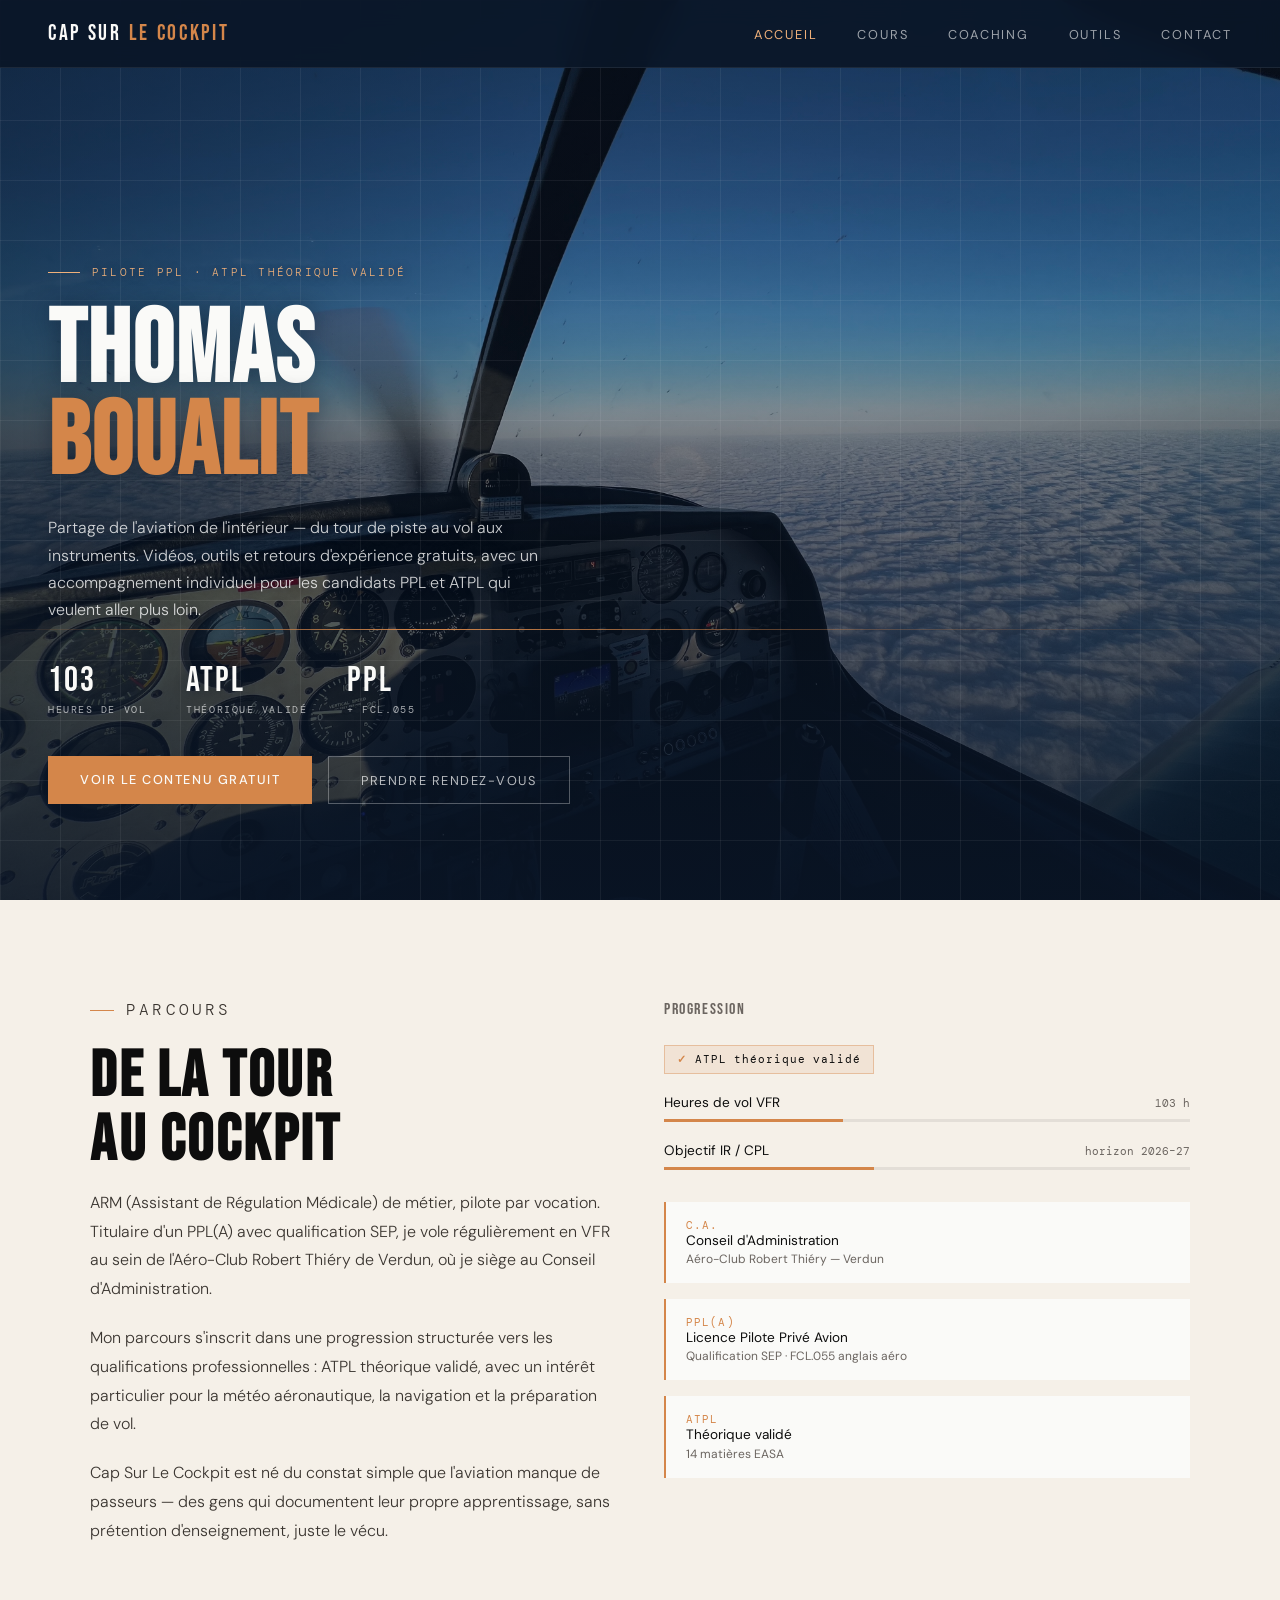
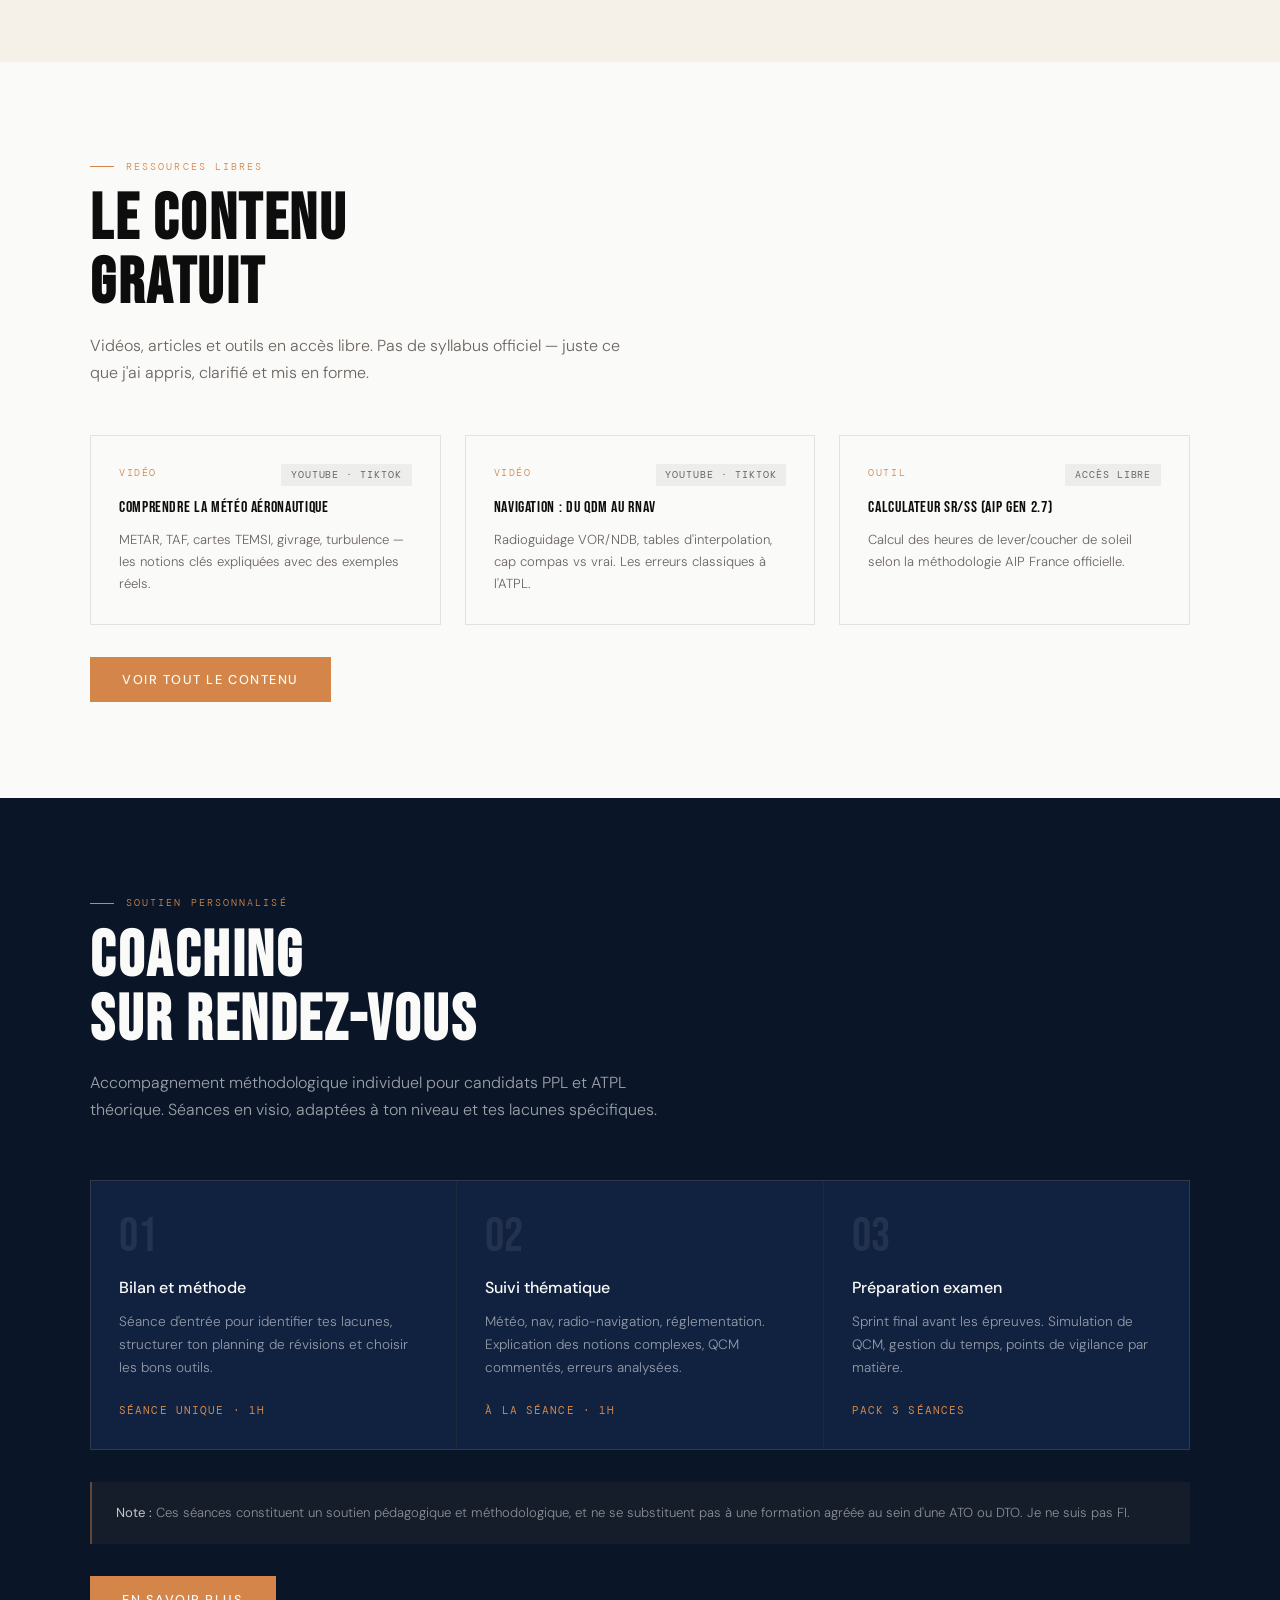
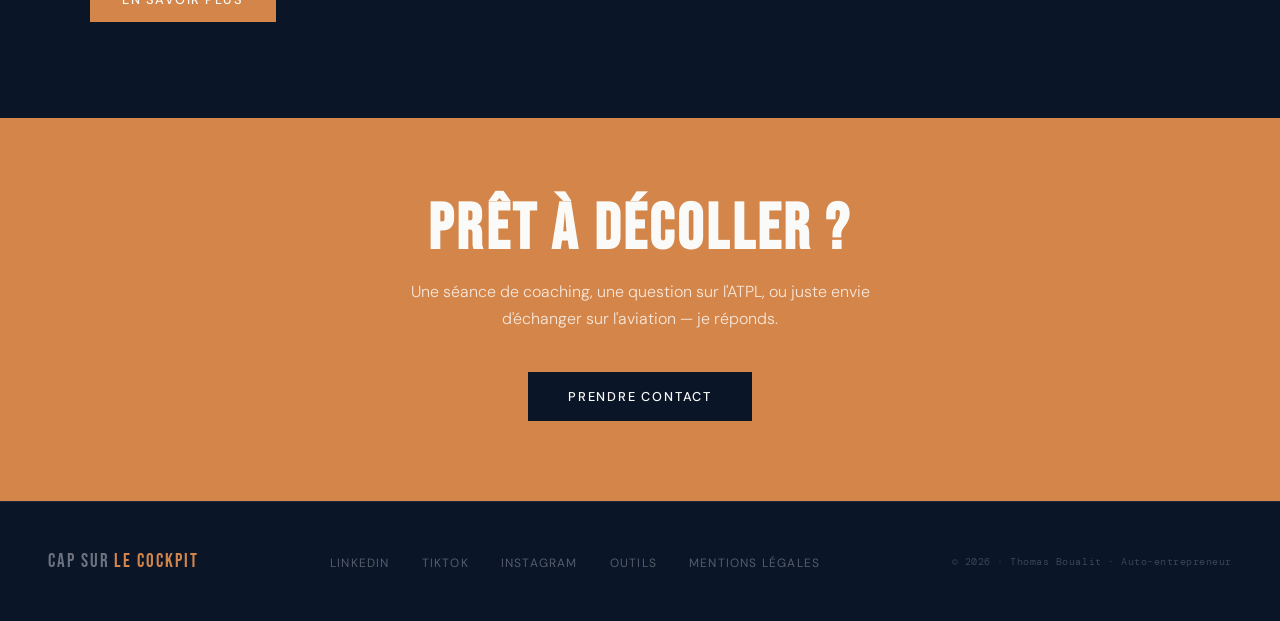
<file: index.html>
<!DOCTYPE html>
<html lang="fr">
<head>
  <meta charset="UTF-8">
  <meta name="viewport" content="width=device-width, initial-scale=1.0">
  <title>Cap Sur Le Cockpit — Thomas Boualit</title>
  <meta name="description" content="Cap Sur Le Cockpit : l'aviation racontée de l'intérieur par Thomas Boualit, pilote PPL et ATPL théorique validé. Vidéos, outils et coaching pour candidats PPL et ATPL.">
  <meta property="og:title" content="Cap Sur Le Cockpit — Thomas Boualit">
  <meta property="og:description" content="L'aviation racontée de l'intérieur — du tour de piste au vol aux instruments. Contenu gratuit et coaching pour candidats PPL et ATPL.">
  <meta property="og:type" content="website">
  <meta property="og:url" content="https://capsurlecockpit.fr/">
  <link rel="stylesheet" href="/style.css">
  <link rel="stylesheet" href="/nav-footer.css">
  <style>
    /* ─── HERO ─── */
    .hero {
      min-height: 100vh;
      position: relative;
      display: flex;
      align-items: flex-end;
      padding: 0 3rem 6rem;
      overflow: hidden;
    }
    .hero-photo {
      position: absolute; inset: 0;
      background-image: url('/images/hero-cockpit.jpeg');
      background-size: cover;
      background-position: center;
    }
    .hero-overlay {
      position: absolute; inset: 0;
      /* overlay renforcé car photo claire/lumineuse — assure la lisibilité du texte blanc */
      background:
        linear-gradient(180deg, rgba(10,22,40,0.45) 0%, rgba(10,22,40,0.3) 35%, rgba(10,22,40,0.65) 75%, rgba(10,22,40,0.85) 100%),
        linear-gradient(90deg, rgba(10,22,40,0.5) 0%, rgba(10,22,40,0.15) 45%, rgba(10,22,40,0.15) 100%);
    }
    .hero-grid {
      position: absolute; inset: 0;
      background-image:
        linear-gradient(rgba(255,255,255,0.06) 1px, transparent 1px),
        linear-gradient(90deg, rgba(255,255,255,0.06) 1px, transparent 1px);
      background-size: 60px 60px;
    }
    .horizon-line {
      position: absolute; bottom: 30%; left: 0; right: 0;
      height: 1px;
      background: linear-gradient(90deg, transparent, var(--accent), rgba(212,134,74,0.3), transparent);
    }
    .hero-content { position: relative; z-index: 2; max-width: 700px; }
    .hero-tag {
      font-family: var(--font-mono); font-size: 0.7rem;
      letter-spacing: 0.2em; text-transform: uppercase;
      color: var(--accent-light); margin-bottom: 1.5rem;
      display: flex; align-items: center; gap: 0.75rem;
      text-shadow: 0 1px 8px rgba(10,22,40,0.6);
    }
    .hero-tag::before { content:''; display:block; width:2rem; height:1px; background:var(--accent-light); }
    .hero-name {
      font-family: var(--font-title);
      font-size: clamp(3.5rem, 8vw, 7rem);
      line-height: 0.9; letter-spacing: 0.02em; color: var(--white); margin-bottom: 0.25rem;
      text-shadow: 0 2px 24px rgba(10,22,40,0.5);
    }
    .hero-name span { color: var(--accent); display: block; }
    .hero-subtitle {
      font-size: 1rem; font-weight: 300; color: rgba(255,255,255,0.8);
      margin: 1.5rem 0 2.5rem; line-height: 1.7; max-width: 500px;
      text-shadow: 0 1px 12px rgba(10,22,40,0.5);
    }
    .hero-stats { display: flex; gap: 2.5rem; margin-bottom: 2.5rem; }
    .stat-num {
      font-family: var(--font-title); font-size: 2.2rem;
      color: var(--white); letter-spacing: 0.05em; line-height: 1;
      text-shadow: 0 1px 12px rgba(10,22,40,0.5);
    }
    .stat-label {
      font-family: var(--font-mono); font-size: 0.65rem;
      letter-spacing: 0.15em; text-transform: uppercase;
      color: rgba(255,255,255,0.65); margin-top: 0.3rem;
    }
    .hero-ctas { display: flex; gap: 1rem; flex-wrap: wrap; }

    /* ─── ABOUT ─── */
    .about-text p { font-size: 1rem; font-weight: 300; line-height: 1.8; color: #3a3530; margin-bottom: 1.25rem; }
    .cred-item {
      display: flex; align-items: center; gap: 1rem;
      padding: 1rem 1.25rem; background: var(--white); border-left: 2px solid var(--accent);
      margin-bottom: 1rem;
    }
    .cred-item.cred-featured {
      border-left-color: var(--ink);
      background: var(--ink);
    }
    .cred-item.cred-featured .cred-code { color: var(--accent-light); }
    .cred-item.cred-featured .cred-label { color: var(--white); }
    .cred-item.cred-featured .cred-sub { color: rgba(255,255,255,0.5); }
    .cred-code { font-family: var(--font-mono); font-size: 0.7rem; letter-spacing: 0.1em; color: var(--accent); min-width: 80px; }
    .cred-label { font-size: 0.85rem; font-weight: 400; color: var(--ink); }
    .cred-sub { font-size: 0.75rem; color: var(--muted); margin-top: 0.15rem; }
    .progress-label { display: flex; justify-content: space-between; align-items: baseline; margin-bottom: 0.5rem; }
    .progress-name { font-size: 0.85rem; font-weight: 400; color: var(--ink); }
    .progress-pct { font-family: var(--font-mono); font-size: 0.7rem; color: var(--muted); }
    .progress-bar { height: 3px; background: rgba(13,13,13,0.08); margin-bottom: 1.25rem; }
    .progress-fill { height: 100%; background: var(--accent); }
    .status-badge {
      display: inline-flex; align-items: center; gap: 0.5rem;
      font-family: var(--font-mono); font-size: 0.7rem; letter-spacing: 0.08em;
      color: var(--ink); background: rgba(212,134,74,0.12);
      border: 0.5px solid rgba(212,134,74,0.4);
      padding: 0.4rem 0.75rem; margin-bottom: 1.25rem;
    }
    .status-badge::before { content: '✓'; color: var(--accent); font-weight: 700; }

    /* ─── COACHING ─── */
    .coaching-intro { font-size: 1rem; font-weight: 300; color: rgba(255,255,255,0.6); max-width: 580px; line-height: 1.7; margin-bottom: 3.5rem; }
    .coaching-grid { display: grid; grid-template-columns: repeat(3,1fr); gap: 1px; background: rgba(255,255,255,0.08); border: 0.5px solid rgba(255,255,255,0.08); }
    .card-number { font-family: var(--font-title); font-size: 3rem; color: rgba(255,255,255,0.08); line-height: 1; margin-bottom: 1rem; }
    .card-title { font-size: 1rem; font-weight: 500; color: var(--white); margin-bottom: 0.75rem; }
    .card-body { font-size: 0.85rem; font-weight: 300; color: rgba(255,255,255,0.55); line-height: 1.7; margin-bottom: 1.5rem; }
    .card-price { font-family: var(--font-mono); font-size: 0.7rem; letter-spacing: 0.1em; color: var(--accent); text-transform: uppercase; }

    /* ─── CONTENU ─── */
    .content-tag { font-family: var(--font-mono); font-size: 0.65rem; letter-spacing: 0.15em; text-transform: uppercase; color: var(--accent); margin-bottom: 1rem; }
    .content-card-title { font-size: 1rem; font-weight: 500; color: var(--ink); margin-bottom: 0.6rem; line-height: 1.3; }
    .content-card-body { font-size: 0.82rem; font-weight: 300; color: var(--muted); line-height: 1.7; }
    .content-badge { position: absolute; top: 1.75rem; right: 1.75rem; }
    .card { position: relative; }

    @media (max-width: 800px) {
      .hero { padding: 0 1.5rem 5rem; }
      .hero-stats { gap: 1.5rem; }
      .coaching-grid { grid-template-columns: 1fr; }
      .content-badge { position: static; display: inline-block; margin-bottom: 0.75rem; }
      .hero-overlay {
        background:
          linear-gradient(180deg, rgba(10,22,40,0.5) 0%, rgba(10,22,40,0.4) 35%, rgba(10,22,40,0.72) 75%, rgba(10,22,40,0.88) 100%);
      }
    }
  </style>
</head>
<body>

  <div id="header-placeholder"></div>

  <main>

    <!-- HERO -->
    <section class="hero">
      <div class="hero-photo"></div>
      <div class="hero-overlay"></div>
      <div class="hero-grid"></div>
      <div class="horizon-line"></div>
      <div class="hero-content">
        <p class="hero-tag">Pilote PPL · ATPL théorique validé</p>
        <h1 class="hero-name">Thomas<span>Boualit</span></h1>
        <p class="hero-subtitle">
          Partage de l'aviation de l'intérieur — du tour de piste au vol aux instruments.
          Vidéos, outils et retours d'expérience gratuits, avec un accompagnement individuel pour les candidats PPL et ATPL qui veulent aller plus loin.
        </p>
        <div class="hero-stats">
          <div>
            <div class="stat-num">103</div>
            <div class="stat-label">heures de vol</div>
          </div>
          <div>
            <div class="stat-num">ATPL</div>
            <div class="stat-label">théorique validé</div>
          </div>
          <div>
            <div class="stat-num">PPL</div>
            <div class="stat-label">+ FCL.055</div>
          </div>
        </div>
        <div class="hero-ctas">
          <a href="/cours/index.html" class="btn-primary">Voir le contenu gratuit</a>
          <a href="/coaching.html" class="btn-ghost">Prendre rendez-vous</a>
        </div>
      </div>
    </section>

    <!-- ABOUT -->
    <section class="bg-sand">
      <div class="inner grid-2">
        <div class="about-text">
          <p class="section-tag">Parcours</p>
          <h2 class="section-title">De la tour<br>au cockpit</h2>
          <p>ARM (Assistant de Régulation Médicale) de métier, pilote par vocation. Titulaire d'un PPL(A) avec qualification SEP, je vole régulièrement en VFR au sein de l'Aéro-Club Robert Thiéry de Verdun, où je siège au Conseil d'Administration.</p>
          <p>Mon parcours s'inscrit dans une progression structurée vers les qualifications professionnelles : ATPL théorique validé, avec un intérêt particulier pour la météo aéronautique, la navigation et la préparation de vol.</p>
          <p>Cap Sur Le Cockpit est né du constat simple que l'aviation manque de passeurs — des gens qui documentent leur propre apprentissage, sans prétention d'enseignement, juste le vécu.</p>
        </div>
        <div>
          <p style="font-family:var(--font-title);font-size:1rem;letter-spacing:0.1em;color:var(--muted);margin-bottom:1.25rem;">Progression</p>

          <div class="status-badge">ATPL théorique validé</div>

          <div class="progress-block">
            <div class="progress-label"><span class="progress-name">Heures de vol VFR</span><span class="progress-pct">103 h</span></div>
            <div class="progress-bar"><div class="progress-fill" style="width:34%"></div></div>
          </div>
          <div class="progress-block">
            <div class="progress-label"><span class="progress-name">Objectif IR / CPL</span><span class="progress-pct">horizon 2026–27</span></div>
            <div class="progress-bar"><div class="progress-fill" style="width:40%"></div></div>
          </div>

          <div style="margin-top:2rem;">
            <div class="cred-item"><div><div class="cred-code">C.A.</div><div class="cred-label">Conseil d'Administration</div><div class="cred-sub">Aéro-Club Robert Thiéry — Verdun</div></div></div>
            <div class="cred-item"><div><div class="cred-code">PPL(A)</div><div class="cred-label">Licence Pilote Privé Avion</div><div class="cred-sub">Qualification SEP · FCL.055 anglais aéro</div></div></div>
            <div class="cred-item"><div><div class="cred-code">ATPL</div><div class="cred-label">Théorique validé</div><div class="cred-sub">14 matières EASA</div></div></div>
          </div>
        </div>
      </div>
    </section>

    <!-- CONTENU GRATUIT -->
    <section>
      <div class="inner">
        <p class="section-tag">Ressources libres</p>
        <h2 class="section-title">Le contenu<br>gratuit</h2>
        <p style="font-size:1rem;font-weight:300;color:var(--muted);max-width:560px;line-height:1.7;margin-bottom:3rem;">Vidéos, articles et outils en accès libre. Pas de syllabus officiel — juste ce que j'ai appris, clarifié et mis en forme.</p>
        <div class="grid-3">
          <div class="card">
            <span class="badge content-badge">YouTube · TikTok</span>
            <p class="content-tag">Vidéo</p>
            <h3 class="content-card-title">Comprendre la météo aéronautique</h3>
            <p class="content-card-body">METAR, TAF, cartes TEMSI, givrage, turbulence — les notions clés expliquées avec des exemples réels.</p>
          </div>
          <div class="card">
            <span class="badge content-badge">YouTube · TikTok</span>
            <p class="content-tag">Vidéo</p>
            <h3 class="content-card-title">Navigation : du QDM au RNAV</h3>
            <p class="content-card-body">Radioguidage VOR/NDB, tables d'interpolation, cap compas vs vrai. Les erreurs classiques à l'ATPL.</p>
          </div>
          <div class="card">
            <span class="badge content-badge">Accès libre</span>
            <p class="content-tag">Outil</p>
            <h3 class="content-card-title">Calculateur SR/SS (AIP GEN 2.7)</h3>
            <p class="content-card-body">Calcul des heures de lever/coucher de soleil selon la méthodologie AIP France officielle.</p>
          </div>
        </div>
        <div style="margin-top:2rem;">
          <a href="/cours/index.html" class="btn-primary">Voir tout le contenu</a>
        </div>
      </div>
    </section>

    <!-- COACHING -->
    <section class="bg-dark">
      <div class="inner">
        <p class="section-tag">Soutien personnalisé</p>
        <h2 class="section-title light">Coaching<br>sur rendez-vous</h2>
        <p class="coaching-intro">Accompagnement méthodologique individuel pour candidats PPL et ATPL théorique. Séances en visio, adaptées à ton niveau et tes lacunes spécifiques.</p>
        <div class="coaching-grid">
          <div class="card-dark">
            <div class="card-number">01</div>
            <div class="card-title">Bilan et méthode</div>
            <div class="card-body">Séance d'entrée pour identifier tes lacunes, structurer ton planning de révisions et choisir les bons outils.</div>
            <div class="card-price">Séance unique · 1h</div>
          </div>
          <div class="card-dark">
            <div class="card-number">02</div>
            <div class="card-title">Suivi thématique</div>
            <div class="card-body">Météo, nav, radio-navigation, réglementation. Explication des notions complexes, QCM commentés, erreurs analysées.</div>
            <div class="card-price">À la séance · 1h</div>
          </div>
          <div class="card-dark">
            <div class="card-number">03</div>
            <div class="card-title">Préparation examen</div>
            <div class="card-body">Sprint final avant les épreuves. Simulation de QCM, gestion du temps, points de vigilance par matière.</div>
            <div class="card-price">Pack 3 séances</div>
          </div>
        </div>
        <div class="note">
          <p><strong>Note :</strong> Ces séances constituent un soutien pédagogique et méthodologique, et ne se substituent pas à une formation agréée au sein d'une ATO ou DTO. Je ne suis pas FI.</p>
        </div>
        <div style="margin-top:2rem;">
          <a href="/coaching.html" class="btn-primary">En savoir plus</a>
        </div>
      </div>
    </section>

    <!-- CTA -->
    <section class="cta-section">
      <h2>Prêt à décoller ?</h2>
      <p>Une séance de coaching, une question sur l'ATPL, ou juste envie d'échanger sur l'aviation — je réponds.</p>
      <a href="/contact.html" class="btn-dark">Prendre contact</a>
    </section>

  </main>

  <div id="footer-placeholder"></div>
  <script src="/components/loader.js"></script>

</body>
</html>
</file>
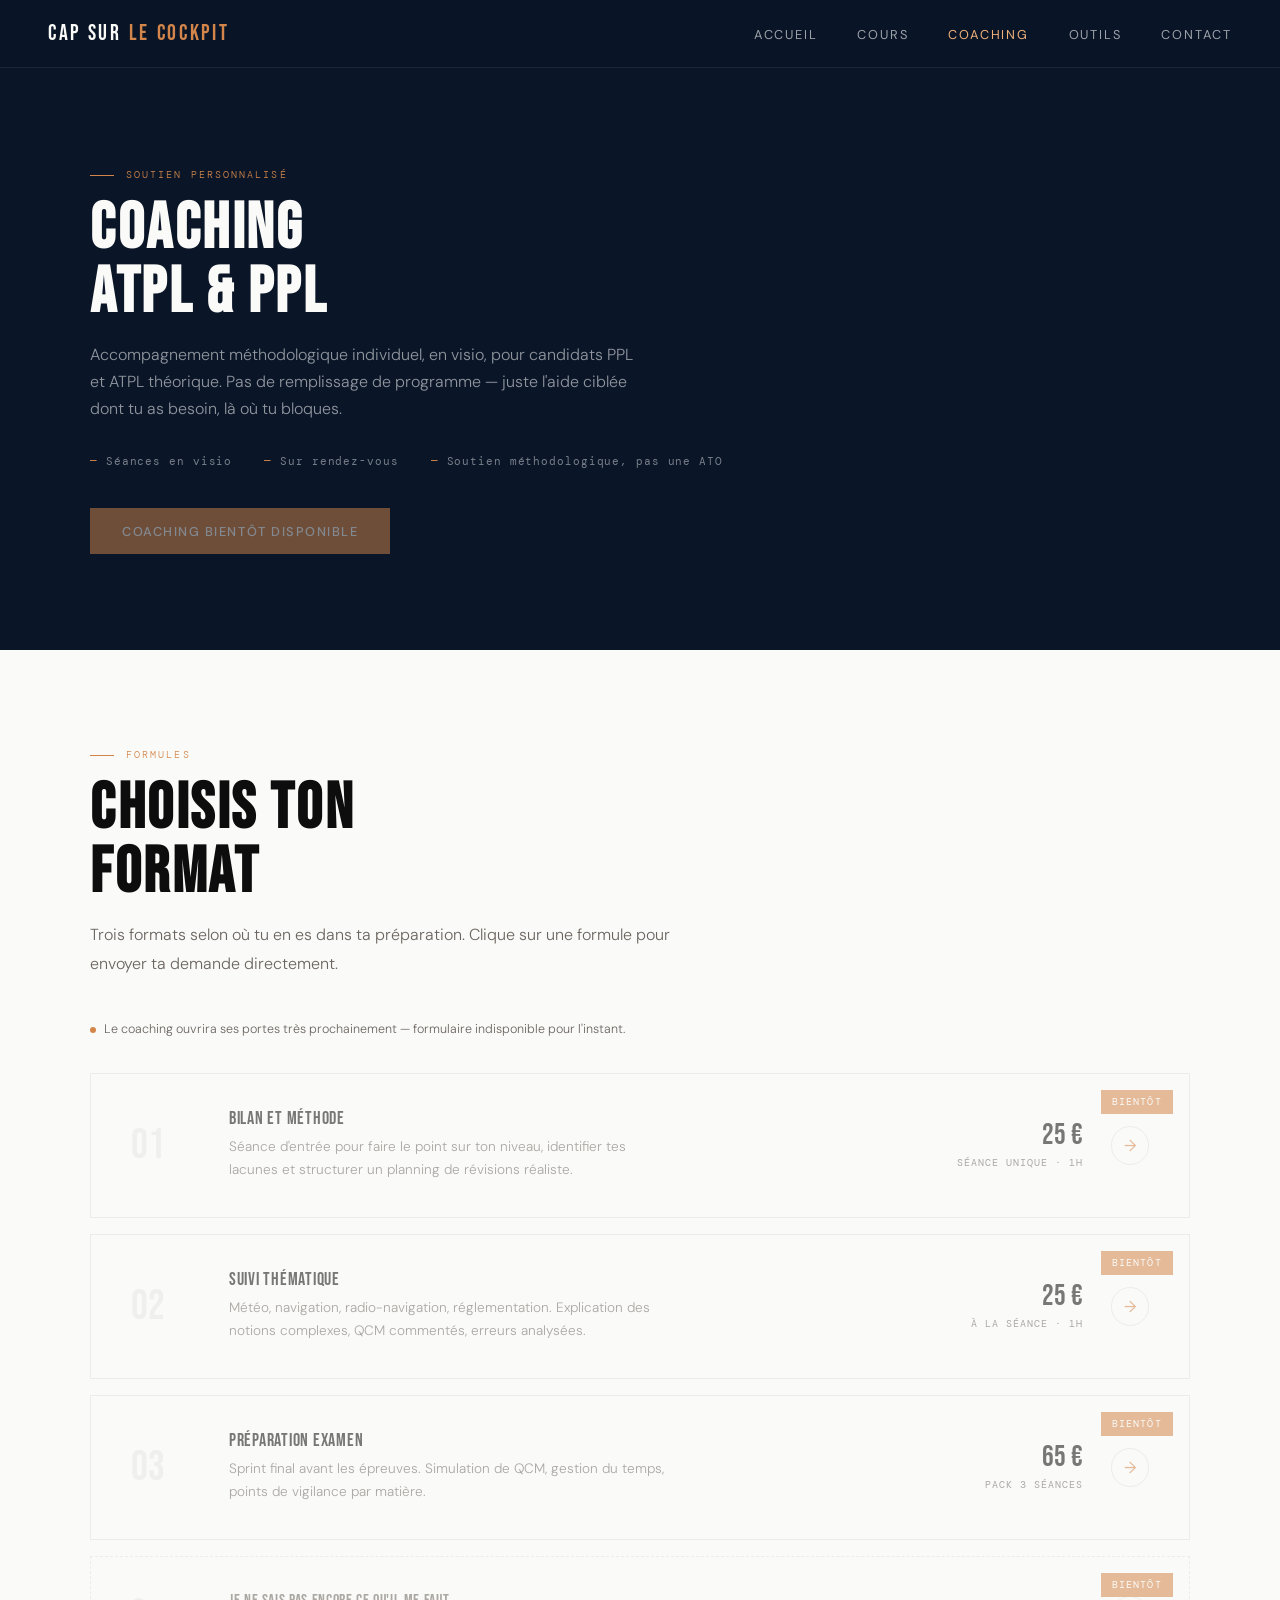
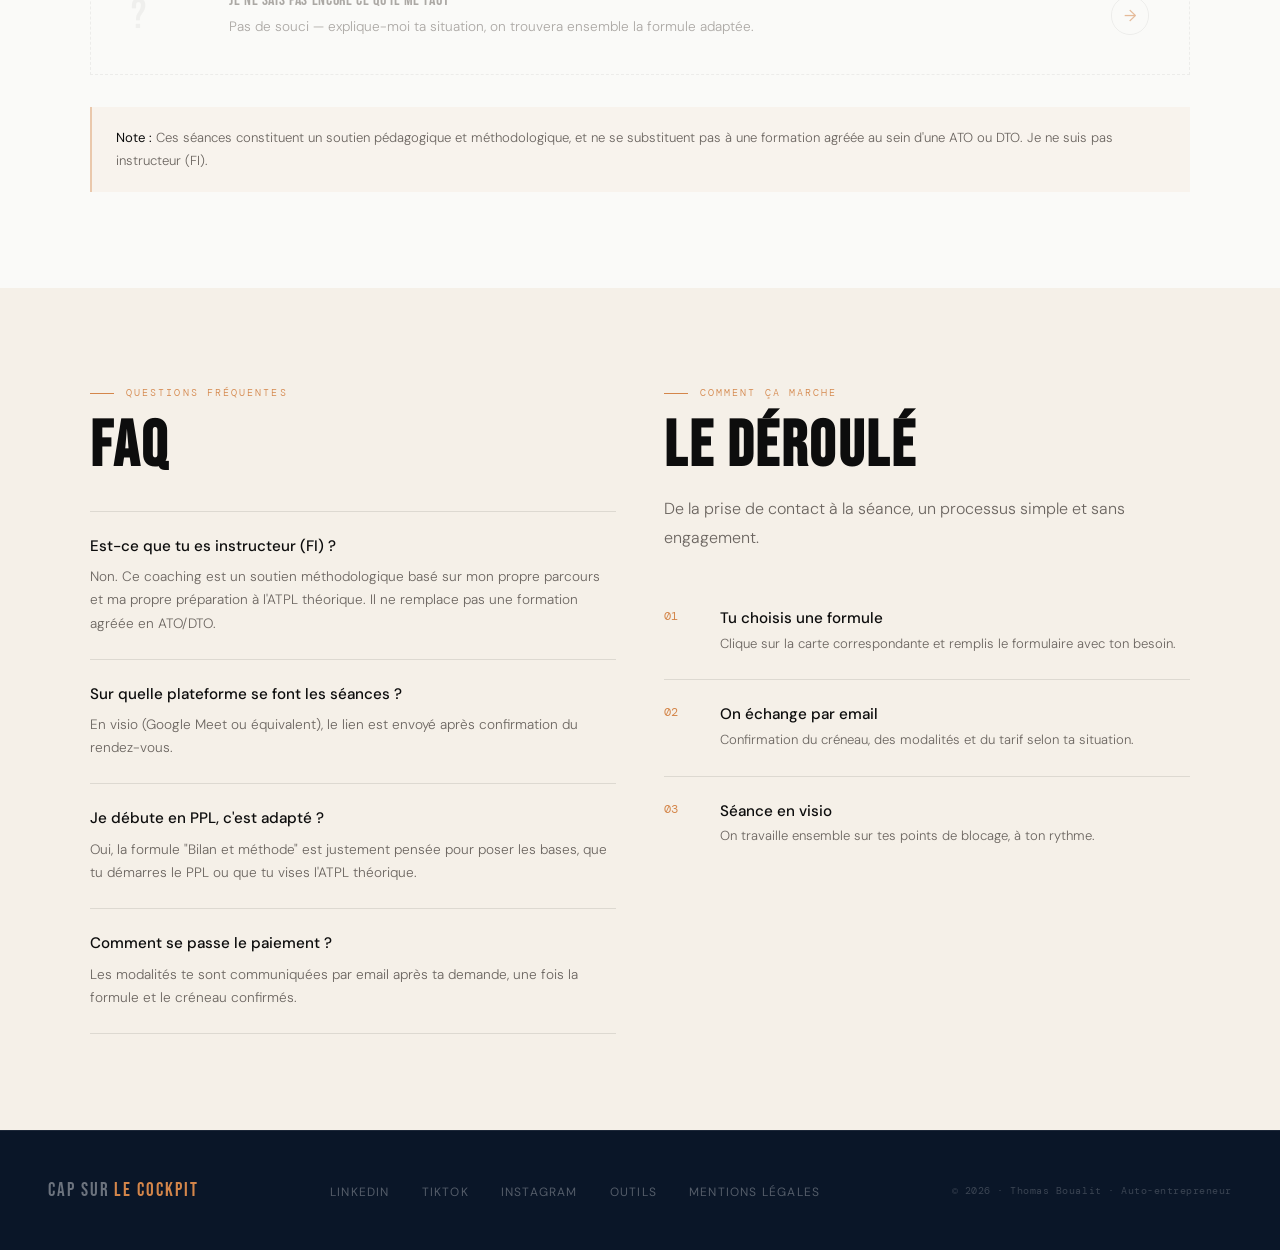
<file: coaching.html>
<!DOCTYPE html>
<html lang="fr">
<head>
  <meta charset="UTF-8">
  <meta name="viewport" content="width=device-width, initial-scale=1.0">
  <title>Coaching ATPL & PPL — Cap Sur Le Cockpit</title>
  <link rel="stylesheet" href="/style.css">
  <link rel="stylesheet" href="/nav-footer.css">
  <style>
    /* ─── PAGE HERO ─── */
    .page-hero .hero-meta {
      display: flex; gap: 2rem; margin-top: 2rem; flex-wrap: wrap;
    }
    .meta-item {
      font-family: var(--font-mono); font-size: 0.7rem;
      letter-spacing: 0.08em; color: rgba(255,255,255,0.45);
      display: flex; align-items: center; gap: 0.5rem;
    }
    .meta-item::before { content:'—'; color: var(--accent); }
    .page-hero .hero-ctas { margin-top: 2.5rem; }

    /* ─── FORMULES (cartes cliquables) ─── */
    .formule {
      border: 0.5px solid var(--border-light);
      background: var(--white);
      padding: 2.25rem 2.5rem;
      display: grid;
      grid-template-columns: 70px 1fr auto auto;
      gap: 1.75rem;
      align-items: center;
      margin-bottom: 1rem;
      cursor: pointer;
      transition: border-color 0.2s, transform 0.15s, box-shadow 0.2s;
    }
    .formule:hover {
      border-color: var(--accent);
      transform: translateY(-2px);
      box-shadow: 0 8px 24px rgba(13,13,13,0.06);
    }
    .formule:focus-visible {
      outline: 2px solid var(--accent); outline-offset: 2px;
    }
    .formule-number {
      font-family: var(--font-title); font-size: 2.6rem;
      color: rgba(13,13,13,0.08); line-height: 1;
    }
    .formule-title { font-size: 1.15rem; font-weight: 500; margin-bottom: 0.4rem; }
    .formule-body { font-size: 0.85rem; font-weight: 300; color: var(--muted); line-height: 1.7; max-width: 440px; }
    .formule-price { text-align: right; white-space: nowrap; }
    .formule-amount { font-family: var(--font-title); font-size: 1.8rem; color: var(--ink); line-height: 1; }
    .formule-unit {
      font-family: var(--font-mono); font-size: 0.62rem; letter-spacing: 0.1em;
      text-transform: uppercase; color: var(--muted); margin-top: 0.3rem;
    }
    .formule-arrow {
      width: 2.4rem; height: 2.4rem; border-radius: 50%;
      border: 0.5px solid var(--border-light);
      display: flex; align-items: center; justify-content: center;
      color: var(--accent); flex-shrink: 0;
      transition: background 0.2s, border-color 0.2s, transform 0.2s;
    }
    .formule:hover .formule-arrow {
      background: var(--accent); border-color: var(--accent); color: var(--white);
      transform: translateX(3px);
    }

    @media (max-width: 800px) {
      .formule { grid-template-columns: 1fr; gap: 0.75rem; text-align: left; }
      .formule-price { text-align: left; }
      .formule-arrow { display: none; }
    }

    /* ─── ÉTAT "BIENTÔT DISPONIBLE" ─── */
    .formule.is-disabled {
      cursor: default;
      opacity: 0.55;
      position: relative;
      overflow: hidden;
    }
    .formule.is-disabled:hover {
      border-color: var(--border-light);
      transform: none;
      box-shadow: none;
    }
    .formule.is-disabled:hover .formule-arrow {
      background: none; border-color: var(--border-light); color: var(--accent);
      transform: none;
    }
    .soon-badge {
      position: absolute; top: 1rem; right: 1rem;
      font-family: var(--font-mono); font-size: 0.6rem;
      letter-spacing: 0.12em; text-transform: uppercase;
      color: var(--white); background: var(--accent);
      padding: 0.35rem 0.7rem;
    }
    .soon-note {
      font-size: 0.78rem; color: var(--muted); font-weight: 300;
      margin: -0.5rem 0 2rem; display: flex; align-items: center; gap: 0.5rem;
    }
    .soon-note::before {
      content: ''; width: 6px; height: 6px; border-radius: 50%;
      background: var(--accent); flex-shrink: 0;
    }

    /* ─── CARTE "JE NE SAIS PAS" ─── */
    .formule-unsure {
      grid-template-columns: 70px 1fr auto;
      background: transparent;
      border-style: dashed;
    }
    .formule-unsure .formule-title { color: var(--muted); font-size: 1rem; }
    .formule-unsure .formule-body { max-width: none; }
    .formule-unsure:hover { border-color: var(--accent); box-shadow: none; }
    @media (max-width: 800px) {
      .formule-unsure { grid-template-columns: 1fr; }
    }

    /* ─── DÉROULÉ ─── */
    .steps { counter-reset: step; }
    .step {
      display: flex; gap: 1.5rem; padding: 1.5rem 0;
      border-bottom: 0.5px solid var(--border-light);
    }
    .step:last-child { border-bottom: none; }
    .step-num {
      font-family: var(--font-mono); font-size: 0.75rem; color: var(--accent);
      min-width: 2rem;
    }
    .step-title { font-size: 0.95rem; font-weight: 500; margin-bottom: 0.3rem; }
    .step-body { font-size: 0.82rem; color: var(--muted); font-weight: 300; line-height: 1.7; max-width: 500px; }

    /* ─── FAQ ─── */
    .faq-item { border-bottom: 0.5px solid var(--border-light); padding: 1.5rem 0; }
    .faq-item:first-child { border-top: 0.5px solid var(--border-light); }
    .faq-q { font-size: 0.95rem; font-weight: 500; color: var(--ink); margin-bottom: 0.6rem; }
    .faq-a { font-size: 0.85rem; font-weight: 300; color: var(--muted); line-height: 1.7; max-width: 600px; }
  </style>
</head>
<body>

  <div id="header-placeholder"></div>

  <main>

    <!-- HERO -->
    <section class="page-hero bg-dark">
      <div class="inner">
        <p class="section-tag">Soutien personnalisé</p>
        <h1 class="section-title light">Coaching<br>ATPL & PPL</h1>
        <p style="color:rgba(255,255,255,0.55);max-width:560px;margin-top:1rem;font-weight:300;line-height:1.7;">
          Accompagnement méthodologique individuel, en visio, pour candidats PPL et ATPL théorique.
          Pas de remplissage de programme — juste l'aide ciblée dont tu as besoin, là où tu bloques.
        </p>
        <div class="hero-meta">
          <span class="meta-item">Séances en visio</span>
          <span class="meta-item">Sur rendez-vous</span>
          <span class="meta-item">Soutien méthodologique, pas une ATO</span>
        </div>
        <div class="hero-ctas">
          <span class="btn-primary" style="opacity:0.5;cursor:default;pointer-events:none;">Coaching bientôt disponible</span>
        </div>
      </div>
    </section>

    <!-- FORMULES -->
    <section>
      <div class="inner">
        <p class="section-tag">Formules</p>
        <h2 class="section-title">Choisis ton<br>format</h2>
        <p style="color:var(--muted);max-width:600px;margin-bottom:3rem;font-weight:300;">
          Trois formats selon où tu en es dans ta préparation. Clique sur une formule pour envoyer ta demande directement.
        </p>

        <p class="soon-note">Le coaching ouvrira ses portes très prochainement — formulaire indisponible pour l'instant.</p>

        <div class="formule is-disabled">
          <span class="soon-badge">Bientôt</span>
          <div class="formule-number">01</div>
          <div>
            <h3 class="formule-title">Bilan et méthode</h3>
            <p class="formule-body">Séance d'entrée pour faire le point sur ton niveau, identifier tes lacunes et structurer un planning de révisions réaliste.</p>
          </div>
          <div class="formule-price">
            <div class="formule-amount">25 €</div>
            <div class="formule-unit">Séance unique · 1h</div>
          </div>
          <div class="formule-arrow">→</div>
        </div>

        <div class="formule is-disabled">
          <span class="soon-badge">Bientôt</span>
          <div class="formule-number">02</div>
          <div>
            <h3 class="formule-title">Suivi thématique</h3>
            <p class="formule-body">Météo, navigation, radio-navigation, réglementation. Explication des notions complexes, QCM commentés, erreurs analysées.</p>
          </div>
          <div class="formule-price">
            <div class="formule-amount">25 €</div>
            <div class="formule-unit">À la séance · 1h</div>
          </div>
          <div class="formule-arrow">→</div>
        </div>

        <div class="formule is-disabled">
          <span class="soon-badge">Bientôt</span>
          <div class="formule-number">03</div>
          <div>
            <h3 class="formule-title">Préparation examen</h3>
            <p class="formule-body">Sprint final avant les épreuves. Simulation de QCM, gestion du temps, points de vigilance par matière.</p>
          </div>
          <div class="formule-price">
            <div class="formule-amount">65 €</div>
            <div class="formule-unit">Pack 3 séances</div>
          </div>
          <div class="formule-arrow">→</div>
        </div>

        <div class="formule formule-unsure is-disabled">
          <span class="soon-badge">Bientôt</span>
          <div class="formule-number">?</div>
          <div>
            <h3 class="formule-title">Je ne sais pas encore ce qu'il me faut</h3>
            <p class="formule-body">Pas de souci — explique-moi ta situation, on trouvera ensemble la formule adaptée.</p>
          </div>
          <div class="formule-arrow">→</div>
        </div>

        <div class="note light">
          <p><strong>Note :</strong> Ces séances constituent un soutien pédagogique et méthodologique, et ne se substituent pas à une formation agréée au sein d'une ATO ou DTO. Je ne suis pas instructeur (FI).</p>
        </div>
      </div>
    </section>

    <!-- FAQ + DÉROULÉ -->
    <section class="bg-sand">
      <div class="inner grid-2">
        <div>
          <p class="section-tag">Questions fréquentes</p>
          <h2 class="section-title">FAQ</h2>
          <div style="margin-top:2rem;">
            <div class="faq-item">
              <div class="faq-q">Est-ce que tu es instructeur (FI) ?</div>
              <div class="faq-a">Non. Ce coaching est un soutien méthodologique basé sur mon propre parcours et ma propre préparation à l'ATPL théorique. Il ne remplace pas une formation agréée en ATO/DTO.</div>
            </div>
            <div class="faq-item">
              <div class="faq-q">Sur quelle plateforme se font les séances ?</div>
              <div class="faq-a">En visio (Google Meet ou équivalent), le lien est envoyé après confirmation du rendez-vous.</div>
            </div>
            <div class="faq-item">
              <div class="faq-q">Je débute en PPL, c'est adapté ?</div>
              <div class="faq-a">Oui, la formule "Bilan et méthode" est justement pensée pour poser les bases, que tu démarres le PPL ou que tu vises l'ATPL théorique.</div>
            </div>
            <div class="faq-item">
              <div class="faq-q">Comment se passe le paiement ?</div>
              <div class="faq-a">Les modalités te sont communiquées par email après ta demande, une fois la formule et le créneau confirmés.</div>
            </div>
          </div>
        </div>

        <div>
          <p class="section-tag">Comment ça marche</p>
          <h2 class="section-title">Le déroulé</h2>
          <p style="color:var(--muted);font-weight:300;max-width:480px;margin-top:1rem;margin-bottom:2rem;">
            De la prise de contact à la séance, un processus simple et sans engagement.
          </p>
          <div class="steps">
            <div class="step">
              <div class="step-num">01</div>
              <div>
                <div class="step-title">Tu choisis une formule</div>
                <div class="step-body">Clique sur la carte correspondante et remplis le formulaire avec ton besoin.</div>
              </div>
            </div>
            <div class="step">
              <div class="step-num">02</div>
              <div>
                <div class="step-title">On échange par email</div>
                <div class="step-body">Confirmation du créneau, des modalités et du tarif selon ta situation.</div>
              </div>
            </div>
            <div class="step">
              <div class="step-num">03</div>
              <div>
                <div class="step-title">Séance en visio</div>
                <div class="step-body">On travaille ensemble sur tes points de blocage, à ton rythme.</div>
              </div>
            </div>
          </div>
        </div>
      </div>
    </section>

  </main>

  <div id="footer-placeholder"></div>
  <script src="/components/loader.js"></script>

</body>
</html>
</file>
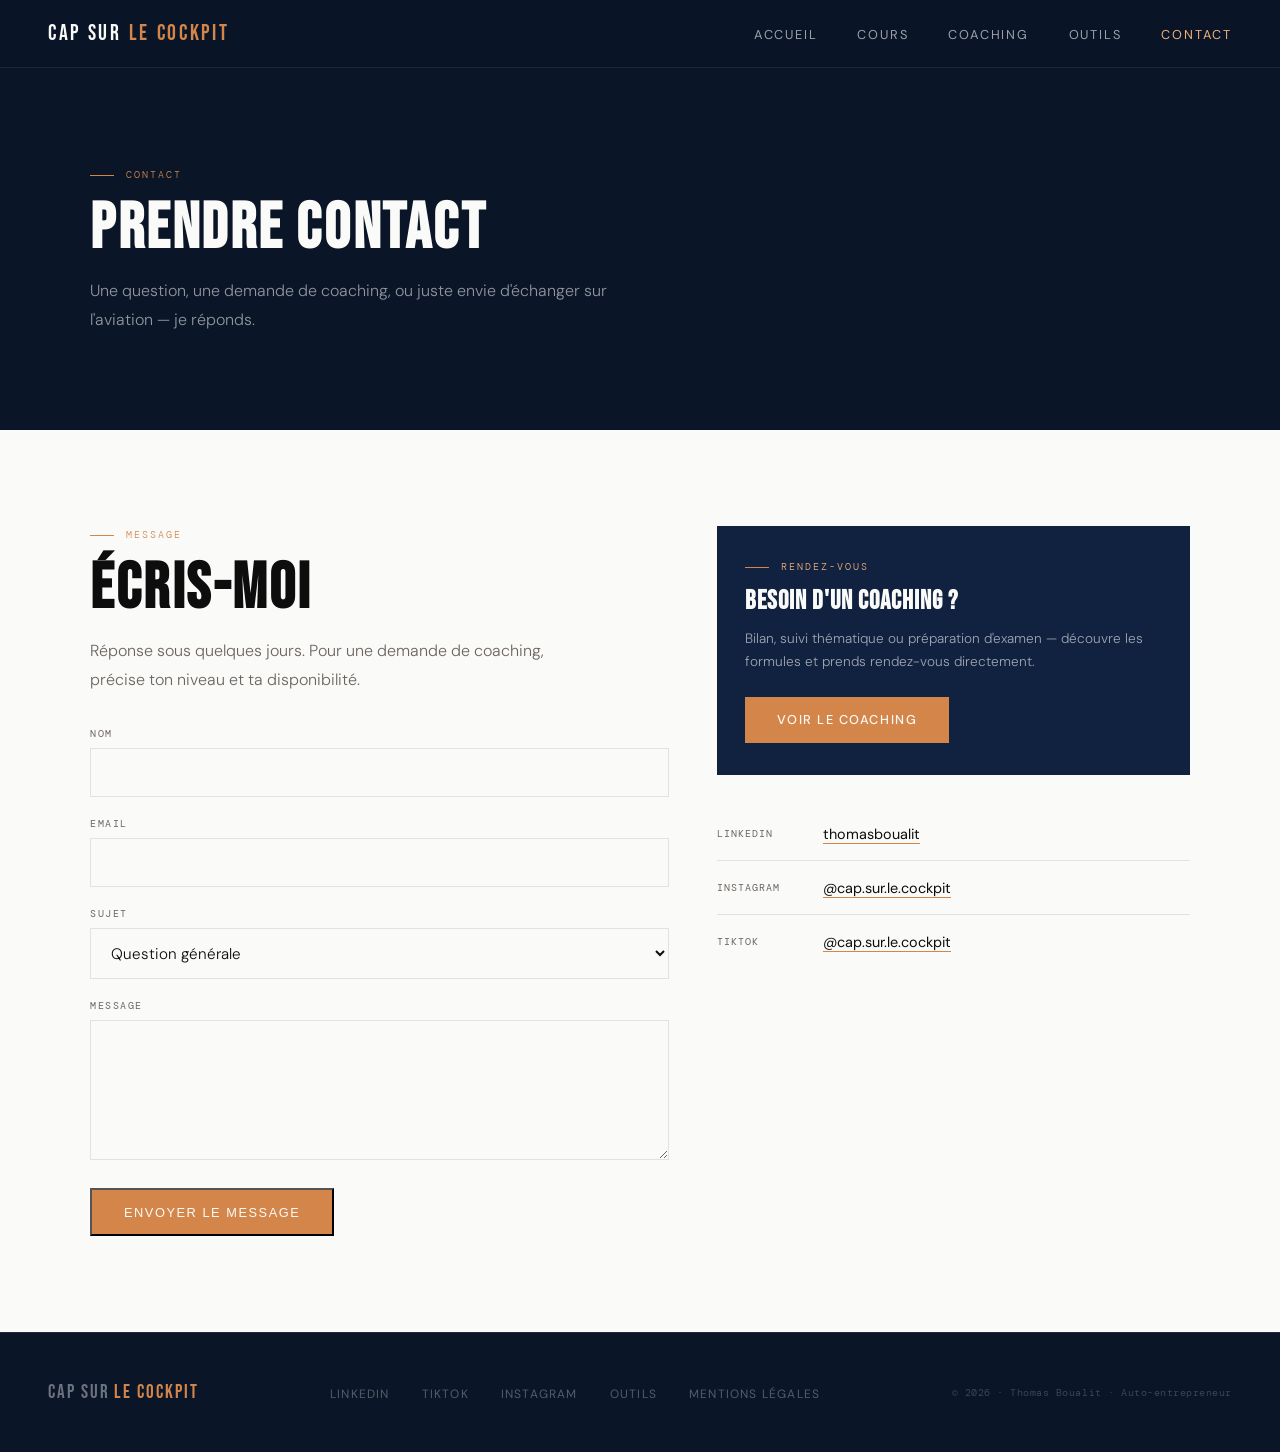
<file: contact.html>
<!DOCTYPE html>
<html lang="fr">
<head>
  <meta charset="UTF-8">
  <meta name="viewport" content="width=device-width, initial-scale=1.0">

  <title>Contact — Cap Sur Le Cockpit</title>

  <link rel="stylesheet" href="/style.css">
  <link rel="stylesheet" href="/nav-footer.css">

  <style>
    /* ─── CONTACT PAGE ─── */
    .contact-grid {
      display: grid;
      grid-template-columns: 1.1fr 0.9fr;
      gap: 3rem;
      align-items: start;
    }

    .contact-form {
      display: flex;
      flex-direction: column;
      gap: 1.25rem;
    }
    .form-field { display: flex; flex-direction: column; gap: 0.5rem; }
    .form-field label {
      font-family: var(--font-mono);
      font-size: 0.65rem;
      letter-spacing: 0.15em;
      text-transform: uppercase;
      color: var(--muted);
    }
    .form-field input,
    .form-field select,
    .form-field textarea {
      font-family: var(--font-body);
      font-size: 0.95rem;
      font-weight: 300;
      color: var(--ink);
      background: var(--white);
      border: 0.5px solid var(--border-light);
      padding: 0.85rem 1rem;
      transition: border-color 0.2s;
    }
    .form-field input:focus,
    .form-field select:focus,
    .form-field textarea:focus {
      outline: none;
      border-color: var(--accent);
    }
    .form-field textarea { resize: vertical; min-height: 140px; }
    .form-submit {
      margin-top: 0.5rem;
      align-self: flex-start;
    }
    .form-status {
      font-size: 0.85rem;
      color: var(--muted);
      display: none;
    }
    .form-status.success { color: var(--accent); display: block; }
    .form-status.error { color: #b5483a; display: block; }

    /* ─── COACHING CALLOUT ─── */
    .coaching-callout {
      background: var(--sky-mid);
      padding: 2rem 1.75rem;
      color: var(--white);
    }
    .coaching-callout p.section-tag { color: var(--accent-light); }
    .coaching-callout h3 {
      font-family: var(--font-title);
      font-size: 1.6rem;
      letter-spacing: 0.04em;
      margin-bottom: 0.75rem;
    }
    .coaching-callout p.body {
      font-size: 0.85rem;
      font-weight: 300;
      color: rgba(255,255,255,0.6);
      line-height: 1.7;
      margin-bottom: 1.5rem;
    }

    /* ─── CONTACT DIRECT ─── */
    .direct-contact { margin-top: 2rem; }
    .direct-item {
      display: flex;
      align-items: center;
      gap: 1rem;
      padding: 1rem 0;
      border-bottom: 0.5px solid var(--border-light);
    }
    .direct-item:last-child { border-bottom: none; }
    .direct-label {
      font-family: var(--font-mono);
      font-size: 0.65rem;
      letter-spacing: 0.1em;
      text-transform: uppercase;
      color: var(--muted);
      min-width: 90px;
    }
    .direct-value a {
      font-size: 0.9rem;
      color: var(--ink);
      text-decoration: none;
      border-bottom: 1px solid var(--accent);
    }
    .direct-value a:hover { color: var(--accent); }

    @media (max-width: 800px) {
      .contact-grid { grid-template-columns: 1fr; }
    }
  </style>
</head>
<body>

  <div id="header-placeholder"></div>

  <main>

    <!-- HERO -->
    <section class="page-hero bg-dark">
      <div class="inner">
        <p class="section-tag">Contact</p>
        <h1 class="section-title light">Prendre contact</h1>
        <p style="color:rgba(255,255,255,0.55);max-width:560px;margin-top:1rem;">
          Une question, une demande de coaching, ou juste envie d'échanger sur l'aviation — je réponds.
        </p>
      </div>
    </section>

    <!-- FORMULAIRE + INFOS -->
    <section>
      <div class="inner contact-grid">

        <!-- Formulaire -->
        <div>
          <p class="section-tag">Message</p>
          <h2 class="section-title">Écris-moi</h2>
          <p style="color:var(--muted);max-width:480px;margin-bottom:2rem;">
            Réponse sous quelques jours. Pour une demande de coaching, précise ton niveau et ta disponibilité.
          </p>

          <form class="contact-form" action="https://formspree.io/f/xkoaddkw" method="POST" id="contact-form">
            <div class="form-field">
              <label for="name">Nom</label>
              <input type="text" id="name" name="name" required>
            </div>
            <div class="form-field">
              <label for="email">Email</label>
              <input type="email" id="email" name="email" required>
            </div>
            <div class="form-field">
              <label for="subject">Sujet</label>
              <select id="subject" name="subject">
                <option value="Question générale">Question générale</option>
                <option value="Demande de coaching">Demande de coaching</option>
                <option value="Partenariat / presse">Partenariat / presse</option>
                <option value="Autre">Autre</option>
              </select>
            </div>
            <div class="form-field">
              <label for="message">Message</label>
              <textarea id="message" name="message" required></textarea>
            </div>
            <input type="text" name="_gotcha" style="display:none">
            <button type="submit" class="btn-primary form-submit">Envoyer le message</button>
            <p class="form-status" id="form-status"></p>
          </form>
        </div>

        <!-- Colonne latérale : coaching + contact direct -->
        <div>
          <div class="coaching-callout">
            <p class="section-tag">Rendez-vous</p>
            <h3>Besoin d'un coaching ?</h3>
            <p class="body">Bilan, suivi thématique ou préparation d'examen — découvre les formules et prends rendez-vous directement.</p>
            <a href="/coaching.html" class="btn-primary">Voir le coaching</a>
          </div>

          <div class="direct-contact">
            <div class="direct-item">
              <span class="direct-label">LinkedIn</span>
              <span class="direct-value"><a href="https://www.linkedin.com/in/thomasboualit" target="_blank">thomasboualit</a></span>
            </div>
            <div class="direct-item">
              <span class="direct-label">Instagram</span>
              <span class="direct-value"><a href="https://www.instagram.com/cap.sur.le.cockpit" target="_blank">@cap.sur.le.cockpit</a></span>
            </div>
            <div class="direct-item">
              <span class="direct-label">TikTok</span>
              <span class="direct-value"><a href="https://www.tiktok.com/@cap.sur.le.cockpit" target="_blank">@cap.sur.le.cockpit</a></span>
            </div>
          </div>
        </div>

      </div>
    </section>

  </main>

  <div id="footer-placeholder"></div>
  <script src="/components/loader.js"></script>

  <!-- Soumission AJAX du formulaire vers Formspree (reste sur la page, affiche un message) -->
  <script>
    const form = document.getElementById('contact-form');
    const status = document.getElementById('form-status');
    const submitBtn = form.querySelector('.form-submit');

    form.addEventListener('submit', function (e) {
      e.preventDefault();

      submitBtn.disabled = true;
      submitBtn.textContent = 'Envoi en cours…';
      status.className = 'form-status';
      status.textContent = '';

      const data = Object.fromEntries(new FormData(form).entries());

      fetch(form.action, {
        method: 'POST',
        body: JSON.stringify(data),
        headers: {
          'Content-Type': 'application/json',
          'Accept': 'application/json'
        }
      })
        .then(response => response.json().then(body => ({ ok: response.ok, body })))
        .then(({ ok, body }) => {
          if (ok) {
            status.textContent = 'Message envoyé — merci, je reviens vers toi rapidement.';
            status.className = 'form-status success';
            form.reset();
          } else {
            const detail = body && body.errors
              ? body.errors.map(err => err.message).join(' ')
              : "Une erreur s'est produite.";
            status.textContent = detail + " Essaie à nouveau ou écris-moi directement via les réseaux.";
            status.className = 'form-status error';
          }
        })
        .catch(() => {
          status.textContent = "Une erreur s'est produite. Essaie à nouveau ou écris-moi directement via les réseaux.";
          status.className = 'form-status error';
        })
        .finally(() => {
          submitBtn.disabled = false;
          submitBtn.textContent = 'Envoyer le message';
        });
    });
  </script>

</body>
</html>
</file>
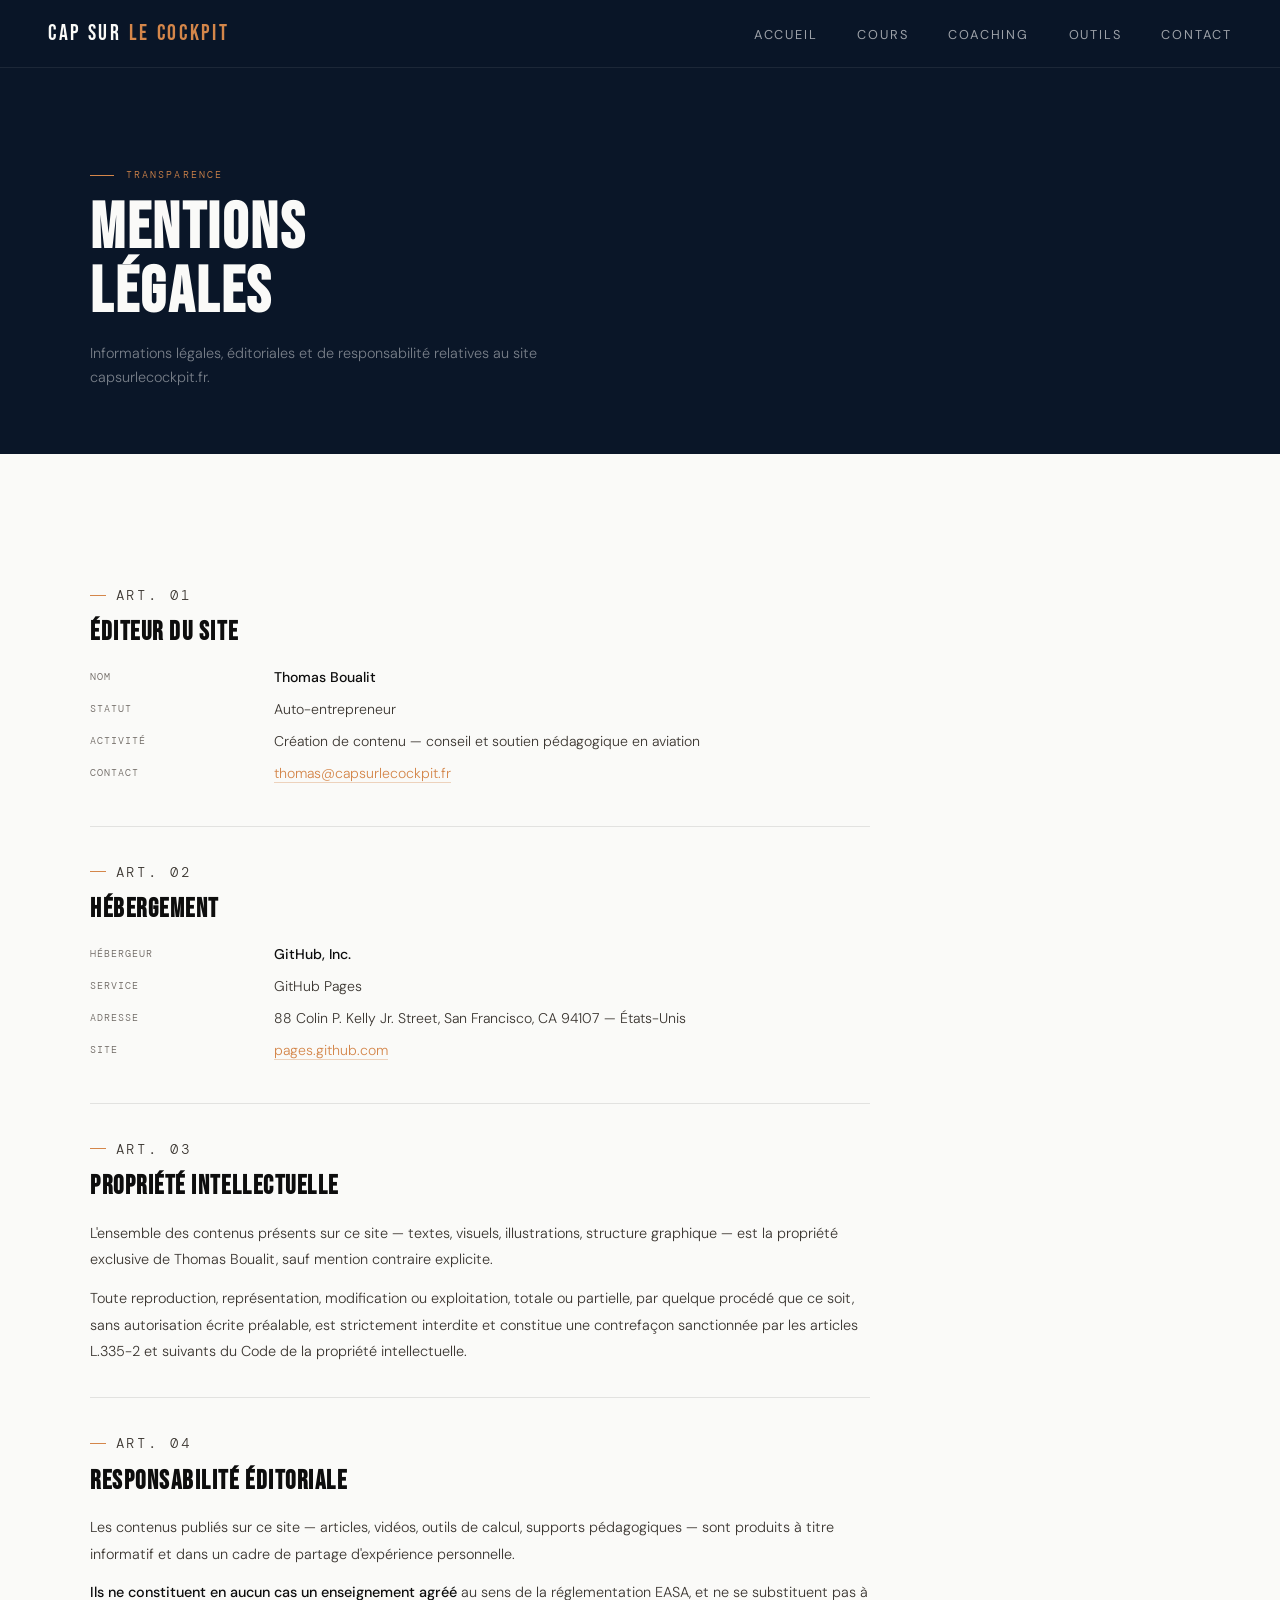
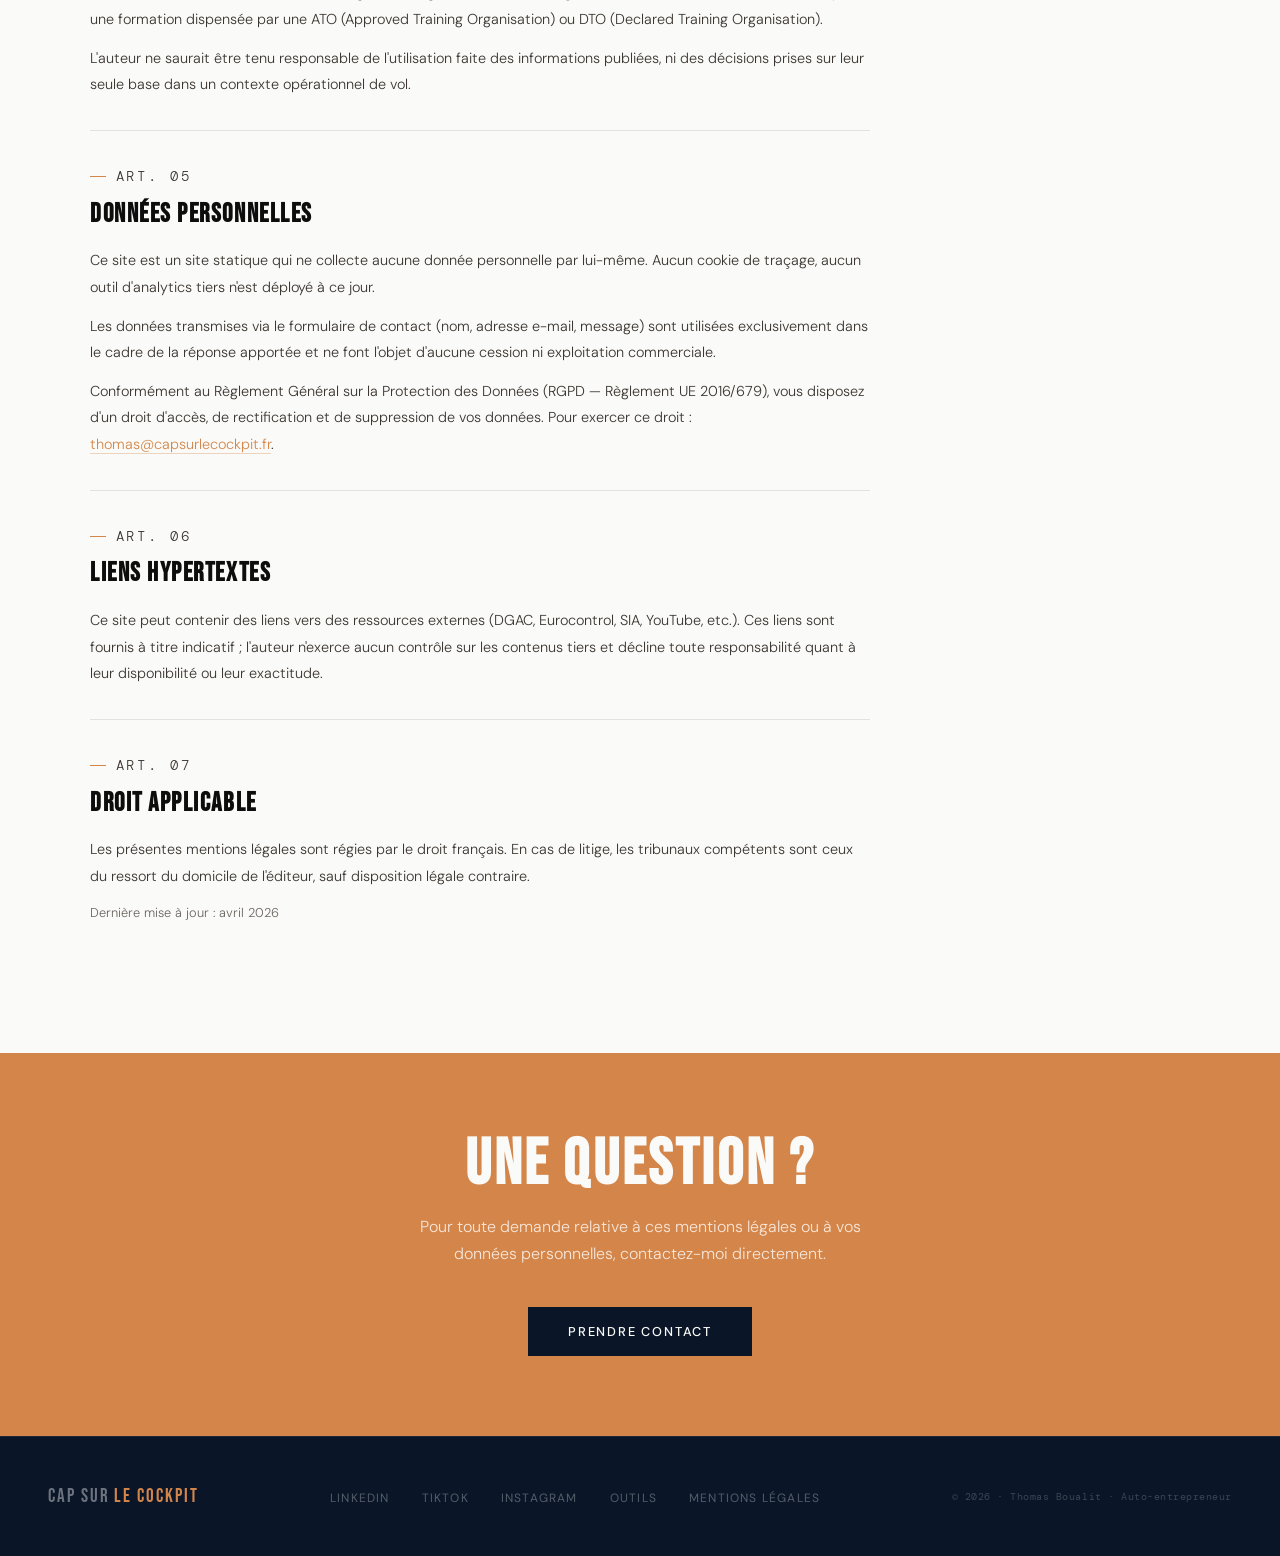
<file: mentions-legales.html>
<!DOCTYPE html>
<html lang="fr">
<head>
  <meta charset="UTF-8">
  <meta name="viewport" content="width=device-width, initial-scale=1.0">
  <title>Mentions légales — Cap Sur Le Cockpit</title>
  <link rel="stylesheet" href="/style.css">
  <link rel="stylesheet" href="/nav-footer.css">
  <style>
    /* ─── PAGE HERO ─── */
    .page-hero {
      padding-top: calc(4rem + 70px);
      padding-bottom: 4rem;
    }

    /* ─── LEGAL LAYOUT ─── */
    .legal-wrapper {
      max-width: 780px;
    }

    .legal-block {
      padding: 2rem 0;
      border-bottom: 0.5px solid var(--border-light);
    }
    .legal-block:last-child {
      border-bottom: none;
    }

    .legal-code {
      font-family: var(--font-mono);
      font-size: 0.62rem;
      letter-spacing: 0.2em;
      text-transform: uppercase;
      color: var(--accent);
      margin-bottom: 0.6rem;
      display: flex;
      align-items: center;
      gap: 0.6rem;
    }
    .legal-code::before {
      content: '';
      display: block;
      width: 1rem;
      height: 1px;
      background: var(--accent);
      flex-shrink: 0;
    }

    .legal-block h2 {
      font-family: var(--font-title);
      font-size: 1.6rem;
      letter-spacing: 0.06em;
      color: var(--ink);
      margin-bottom: 1.25rem;
    }

    .legal-block p {
      font-size: 0.9rem;
      font-weight: 300;
      color: #3a3530;
      line-height: 1.85;
      margin-bottom: 0.75rem;
    }
    .legal-block p:last-child { margin-bottom: 0; }

    .legal-block strong {
      font-weight: 500;
      color: var(--ink);
    }

    .legal-row {
      display: grid;
      grid-template-columns: 160px 1fr;
      gap: 0.5rem 1.5rem;
      font-size: 0.88rem;
      font-weight: 300;
      color: #3a3530;
      line-height: 1.7;
      margin-bottom: 0.5rem;
    }
    .legal-row dt {
      font-family: var(--font-mono);
      font-size: 0.65rem;
      letter-spacing: 0.1em;
      text-transform: uppercase;
      color: var(--muted);
      padding-top: 0.15rem;
    }
    .legal-row dd { margin: 0; }

    .legal-link {
      color: var(--accent);
      text-decoration: none;
      border-bottom: 0.5px solid rgba(212,134,74,0.35);
      transition: border-color 0.2s, color 0.2s;
    }
    .legal-link:hover {
      color: var(--accent-light);
      border-color: var(--accent-light);
    }

    @media (max-width: 600px) {
      .legal-row {
        grid-template-columns: 1fr;
        gap: 0.15rem;
      }
      .legal-row dt { padding-top: 0.75rem; }
    }
  </style>
</head>
<body>

  <div id="header-placeholder"></div>

  <main>

    <!-- HERO -->
    <section class="page-hero bg-dark">
      <div class="inner">
        <p class="section-tag">Transparence</p>
        <h1 class="section-title light">Mentions<br>légales</h1>
        <p style="color:rgba(255,255,255,0.45);max-width:480px;margin-top:1rem;font-size:0.9rem;font-weight:300;line-height:1.7;">
          Informations légales, éditoriales et de responsabilité relatives au site capsurlecockpit.fr.
        </p>
      </div>
    </section>

    <!-- CONTENU -->
    <section>
      <div class="inner">
        <div class="legal-wrapper">

          <!-- 1. Éditeur -->
          <div class="legal-block">
            <p class="legal-code">Art. 01</p>
            <h2>Éditeur du site</h2>
            <dl>
              <div class="legal-row"><dt>Nom</dt><dd><strong>Thomas Boualit</strong></dd></div>
              <div class="legal-row"><dt>Statut</dt><dd>Auto-entrepreneur</dd></div>
              <div class="legal-row"><dt>Activité</dt><dd>Création de contenu — conseil et soutien pédagogique en aviation</dd></div>
              <div class="legal-row"><dt>Contact</dt><dd><a class="legal-link" href="&#109;&#97;&#105;&#108;&#116;&#111;&#58;&#116;&#104;&#111;&#109;&#97;&#115;&#64;&#99;&#97;&#112;&#115;&#117;&#114;&#108;&#101;&#99;&#111;&#99;&#107;&#112;&#105;&#116;&#46;&#102;&#114;">&#116;&#104;&#111;&#109;&#97;&#115;&#64;&#99;&#97;&#112;&#115;&#117;&#114;&#108;&#101;&#99;&#111;&#99;&#107;&#112;&#105;&#116;&#46;&#102;&#114;</a></dd></div>
            </dl>
          </div>

          <!-- 2. Hébergement -->
          <div class="legal-block">
            <p class="legal-code">Art. 02</p>
            <h2>Hébergement</h2>
            <dl>
              <div class="legal-row"><dt>Hébergeur</dt><dd><strong>GitHub, Inc.</strong></dd></div>
              <div class="legal-row"><dt>Service</dt><dd>GitHub Pages</dd></div>
              <div class="legal-row"><dt>Adresse</dt><dd>88 Colin P. Kelly Jr. Street, San Francisco, CA 94107 — États-Unis</dd></div>
              <div class="legal-row"><dt>Site</dt><dd><a class="legal-link" href="https://pages.github.com" target="_blank" rel="noopener">pages.github.com</a></dd></div>
            </dl>
          </div>

          <!-- 3. Propriété intellectuelle -->
          <div class="legal-block">
            <p class="legal-code">Art. 03</p>
            <h2>Propriété intellectuelle</h2>
            <p>L'ensemble des contenus présents sur ce site — textes, visuels, illustrations, structure graphique — est la propriété exclusive de Thomas Boualit, sauf mention contraire explicite.</p>
            <p>Toute reproduction, représentation, modification ou exploitation, totale ou partielle, par quelque procédé que ce soit, sans autorisation écrite préalable, est strictement interdite et constitue une contrefaçon sanctionnée par les articles L.335-2 et suivants du Code de la propriété intellectuelle.</p>
          </div>

          <!-- 4. Responsabilité éditoriale -->
          <div class="legal-block">
            <p class="legal-code">Art. 04</p>
            <h2>Responsabilité éditoriale</h2>
            <p>Les contenus publiés sur ce site — articles, vidéos, outils de calcul, supports pédagogiques — sont produits à titre informatif et dans un cadre de partage d'expérience personnelle.</p>
            <p><strong>Ils ne constituent en aucun cas un enseignement agréé</strong> au sens de la réglementation EASA, et ne se substituent pas à une formation dispensée par une ATO (Approved Training Organisation) ou DTO (Declared Training Organisation).</p>
            <p>L'auteur ne saurait être tenu responsable de l'utilisation faite des informations publiées, ni des décisions prises sur leur seule base dans un contexte opérationnel de vol.</p>
          </div>

          <!-- 5. Données personnelles -->
          <div class="legal-block">
            <p class="legal-code">Art. 05</p>
            <h2>Données personnelles</h2>
            <p>Ce site est un site statique qui ne collecte aucune donnée personnelle par lui-même. Aucun cookie de traçage, aucun outil d'analytics tiers n'est déployé à ce jour.</p>
            <p>Les données transmises via le formulaire de contact (nom, adresse e-mail, message) sont utilisées exclusivement dans le cadre de la réponse apportée et ne font l'objet d'aucune cession ni exploitation commerciale.</p>
            <p>Conformément au Règlement Général sur la Protection des Données (RGPD — Règlement UE 2016/679), vous disposez d'un droit d'accès, de rectification et de suppression de vos données. Pour exercer ce droit : <a class="legal-link" href="&#109;&#97;&#105;&#108;&#116;&#111;&#58;&#116;&#104;&#111;&#109;&#97;&#115;&#64;&#99;&#97;&#112;&#115;&#117;&#114;&#108;&#101;&#99;&#111;&#99;&#107;&#112;&#105;&#116;&#46;&#102;&#114;">&#116;&#104;&#111;&#109;&#97;&#115;&#64;&#99;&#97;&#112;&#115;&#117;&#114;&#108;&#101;&#99;&#111;&#99;&#107;&#112;&#105;&#116;&#46;&#102;&#114;</a>.</p>
          </div>

          <!-- 6. Liens externes -->
          <div class="legal-block">
            <p class="legal-code">Art. 06</p>
            <h2>Liens hypertextes</h2>
            <p>Ce site peut contenir des liens vers des ressources externes (DGAC, Eurocontrol, SIA, YouTube, etc.). Ces liens sont fournis à titre indicatif ; l'auteur n'exerce aucun contrôle sur les contenus tiers et décline toute responsabilité quant à leur disponibilité ou leur exactitude.</p>
          </div>

          <!-- 7. Droit applicable -->
          <div class="legal-block">
            <p class="legal-code">Art. 07</p>
            <h2>Droit applicable</h2>
            <p>Les présentes mentions légales sont régies par le droit français. En cas de litige, les tribunaux compétents sont ceux du ressort du domicile de l'éditeur, sauf disposition légale contraire.</p>
            <p style="color:var(--muted);font-size:0.8rem;">Dernière mise à jour : avril 2026</p>
          </div>

        </div>
      </div>
    </section>

    <!-- CTA -->
    <section class="cta-section">
      <h2>Une question ?</h2>
      <p>Pour toute demande relative à ces mentions légales ou à vos données personnelles, contactez-moi directement.</p>
      <a href="/contact.html" class="btn-dark">Prendre contact</a>
    </section>

  </main>

  <div id="footer-placeholder"></div>
  <script src="/components/loader.js"></script>

</body>
</html>
</file>
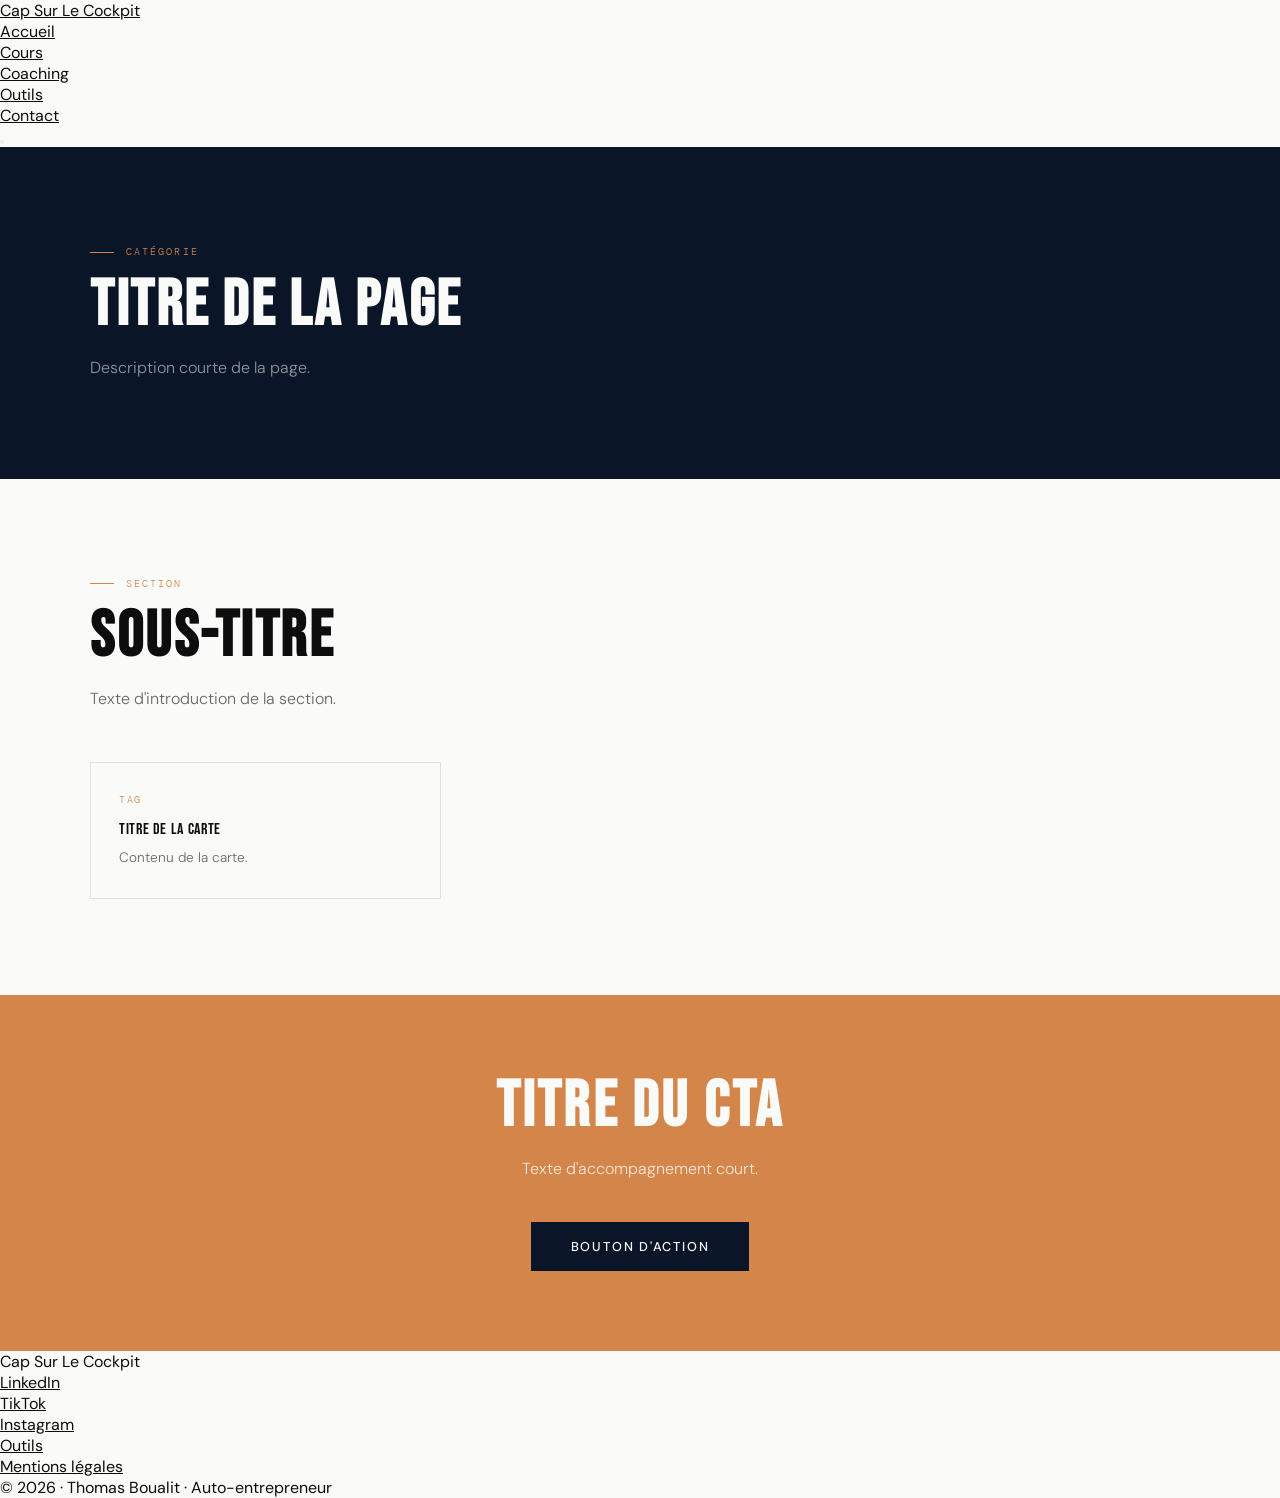
<file: template.html>
<!DOCTYPE html>
<html lang="fr">
<head>
  <meta charset="UTF-8">
  <meta name="viewport" content="width=device-width, initial-scale=1.0">

  <!-- MODIFIER LE TITRE POUR CHAQUE PAGE -->
  <title>Titre de la page — Cap Sur Le Cockpit</title>

  <!-- Style commun -->
  <link rel="stylesheet" href="/style.css">

  <!-- Style spécifique à cette page (optionnel) -->
  <style>
    /* Mettre ici uniquement ce qui est propre à cette page */
  </style>
</head>
<body>

  <!-- HEADER (chargé automatiquement) -->
  <div id="header-placeholder"></div>

  <!-- ========================================================
       CONTENU DE LA PAGE — modifier / remplacer ci-dessous
  ======================================================== -->
  <main>

    <!-- Hero de page intérieure -->
    <section class="page-hero bg-dark">
      <div class="inner">
        <p class="section-tag">Catégorie</p>
        <h1 class="section-title light">Titre de la page</h1>
        <p style="color:rgba(255,255,255,0.55);max-width:560px;margin-top:1rem;">
          Description courte de la page.
        </p>
      </div>
    </section>

    <!-- Section de contenu -->
    <section>
      <div class="inner">
        <p class="section-tag">Section</p>
        <h2 class="section-title">Sous-titre</h2>
        <p style="color:var(--muted);max-width:640px;margin-bottom:3rem;">
          Texte d'introduction de la section.
        </p>

        <!-- Grille 3 colonnes -->
        <div class="grid-3">
          <div class="card">
            <p style="font-family:var(--font-mono);font-size:0.65rem;letter-spacing:0.15em;text-transform:uppercase;color:var(--accent);margin-bottom:0.75rem;">Tag</p>
            <h3 style="font-size:1rem;font-weight:500;margin-bottom:0.5rem;">Titre de la carte</h3>
            <p style="font-size:0.85rem;color:var(--muted);">Contenu de la carte.</p>
          </div>
        </div>
      </div>
    </section>

    <!-- CTA bas de page (optionnel) -->
    <section class="cta-section">
      <h2>Titre du CTA</h2>
      <p>Texte d'accompagnement court.</p>
      <a href="/contact.html" class="btn-dark">Bouton d'action</a>
    </section>

  </main>
  <!-- ======================================================== -->

  <!-- FOOTER (chargé automatiquement) -->
  <div id="footer-placeholder"></div>

  <!-- Loader header/footer -->
  <script src="/components/loader.js"></script>

</body>
</html>
</file>
<file: style.css>
/* ============================================================
   CAP SUR LE COCKPIT — style.css
   Feuille de style commune à toutes les pages
   ============================================================ */

@import url('https://fonts.googleapis.com/css2?family=Bebas+Neue&family=DM+Sans:ital,opsz,wght@0,9..40,300;0,9..40,400;0,9..40,500;1,9..40,300&family=DM+Mono:wght@400;500&display=swap');

/* ─── RESET ─── */
*, *::before, *::after { box-sizing: border-box; margin: 0; padding: 0; }
html { scroll-behavior: smooth; }
img  { max-width: 100%; display: block; }

/* ─── VARIABLES ─── */
:root {
  --sky:          #0a1628;
  --sky-mid:      #112240;
  --sky-light:    #1a3a6e;
  --sand:         #f5f0e8;
  --white:        #fafaf8;
  --ink:          #0d0d0d;
  --muted:        #6b6560;
  --accent:       #d4864a;
  --accent-light: #f0b07a;
  --border:       rgba(255,255,255,0.08);
  --border-light: rgba(13,13,13,0.1);

  --font-title: 'Bebas Neue', sans-serif;
  --font-body:  'DM Sans', sans-serif;
  --font-mono:  'DM Mono', monospace;
}

/* ─── BASE ─── */
body {
  font-family: var(--font-body);
  background: var(--white);
  color: var(--ink);
  overflow-x: hidden;
}
h1, h2, h3 { font-family: var(--font-title); letter-spacing: 0.04em; line-height: 1; }
p { font-weight: 300; line-height: 1.8; }
a { color: inherit; }

/* ─── LAYOUT ─── */
section  { padding: 6rem 3rem; }
.inner   { max-width: 1100px; margin: 0 auto; }
.grid-3  { display: grid; grid-template-columns: repeat(3,1fr); gap: 1.5rem; }
.grid-2  { display: grid; grid-template-columns: repeat(2,1fr); gap: 3rem; align-items: start; }
.bg-sand { background: var(--sand); }
.bg-dark { background: var(--sky); color: var(--white); }

/* ─── SECTION TAG ─── */
.section-tag {
  font-family: var(--font-mono);
  font-size: 0.65rem;
  letter-spacing: 0.2em;
  text-transform: uppercase;
  color: var(--accent);
  margin-bottom: 0.75rem;
  display: flex;
  align-items: center;
  gap: 0.75rem;
}
.section-tag::before {
  content: '';
  display: block;
  width: 1.5rem;
  height: 1px;
  background: var(--accent);
  flex-shrink: 0;
}

/* ─── SECTION TITLE ─── */
.section-title       { font-size: clamp(2.5rem, 5vw, 4rem); color: var(--ink); margin-bottom: 1rem; }
.section-title.light { color: var(--white); }

/* ─── BOUTONS ─── */
.btn-primary {
  display: inline-block; padding: 0.9rem 2rem;
  background: var(--accent); color: var(--white);
  font-size: 0.8rem; font-weight: 500; letter-spacing: 0.12em; text-transform: uppercase;
  text-decoration: none; transition: background 0.2s, transform 0.15s;
}
.btn-primary:hover { background: var(--accent-light); transform: translateY(-1px); }

.btn-ghost {
  display: inline-block; padding: 0.9rem 2rem;
  border: 0.5px solid rgba(255,255,255,0.3); color: rgba(255,255,255,0.7);
  font-size: 0.8rem; font-weight: 400; letter-spacing: 0.12em; text-transform: uppercase;
  text-decoration: none; transition: border-color 0.2s, color 0.2s;
}
.btn-ghost:hover { border-color: var(--accent); color: var(--accent-light); }

.btn-dark {
  display: inline-block; padding: 1rem 2.5rem;
  background: var(--sky); color: var(--white);
  font-size: 0.8rem; font-weight: 500; letter-spacing: 0.14em; text-transform: uppercase;
  text-decoration: none; transition: background 0.2s;
}
.btn-dark:hover { background: var(--sky-mid); }

/* ─── CARDS ─── */
.card {
  border: 0.5px solid var(--border-light); padding: 1.75rem;
  background: var(--white); transition: border-color 0.2s;
}
.card:hover { border-color: var(--accent); }

.card-dark {
  background: var(--sky-mid); padding: 2rem 1.75rem; transition: background 0.2s;
}
.card-dark:hover { background: var(--sky-light); }

/* ─── BADGE ─── */
.badge {
  font-family: var(--font-mono); font-size: 0.6rem;
  letter-spacing: 0.1em; text-transform: uppercase;
  padding: 0.3rem 0.6rem; background: rgba(13,13,13,0.05); color: var(--muted);
}

/* ─── NOTE / DISCLAIMER ─── */
.note {
  margin-top: 2rem; padding: 1.25rem 1.5rem;
  border-left: 2px solid rgba(212,134,74,0.4);
  background: rgba(212,134,74,0.06);
}
.note p          { font-size: 0.82rem; color: rgba(255,255,255,0.5); line-height: 1.7; }
.note p strong   { color: rgba(255,255,255,0.75); font-weight: 400; }
.note.light p        { color: var(--muted); }
.note.light p strong { color: var(--ink); }

/* ─── CTA SECTION ─── */
.cta-section          { background: var(--accent); padding: 5rem 3rem; text-align: center; }
.cta-section h2       { font-family: var(--font-title); font-size: clamp(2rem,5vw,4rem); letter-spacing: 0.05em; color: var(--white); margin-bottom: 1rem; }
.cta-section p        { font-size: 1rem; font-weight: 300; color: rgba(255,255,255,0.8); max-width: 500px; margin: 0 auto 2.5rem; line-height: 1.7; }

/* ─── RESPONSIVE ─── */
@media (max-width: 900px) {
  section { padding: 4rem 1.5rem; }
  .grid-3 { grid-template-columns: 1fr; }
  .grid-2 { grid-template-columns: 1fr; gap: 2rem; }
}
@media (max-width: 600px) {
  .btn-primary, .btn-ghost, .btn-dark { width: 100%; text-align: center; }
}
</file>
<file: nav-footer.css>
/* ============================================================
   nav-footer.css — styles du header et du footer communs
   Inclure APRÈS style.css dans chaque page
   (ou fusionner dans style.css si on préfère un seul fichier)
   ============================================================ */

/* ─── NAV ─── */
nav {
  position: fixed;
  top: 0; left: 0; right: 0;
  z-index: 100;
  display: flex;
  justify-content: space-between;
  align-items: center;
  padding: 1.25rem 3rem;
  background: rgba(10, 22, 40, 0.92);
  backdrop-filter: blur(12px);
  border-bottom: 0.5px solid var(--border);
}

.nav-logo {
  font-family: var(--font-title);
  font-size: 1.4rem;
  letter-spacing: 0.12em;
  color: var(--white);
  text-decoration: none;
}
.nav-logo span { color: var(--accent); }

.nav-links {
  display: flex;
  gap: 2.5rem;
  list-style: none;
}
.nav-links a {
  font-size: 0.8rem;
  font-weight: 400;
  letter-spacing: 0.14em;
  text-transform: uppercase;
  color: rgba(255,255,255,0.6);
  text-decoration: none;
  transition: color 0.2s;
}
.nav-links a:hover,
.nav-links a.active { color: var(--accent-light); }

/* Burger mobile */
.nav-burger {
  display: none;
  flex-direction: column;
  gap: 5px;
  background: none;
  border: none;
  cursor: pointer;
  padding: 4px;
}
.nav-burger span {
  display: block;
  width: 22px;
  height: 1.5px;
  background: rgba(255,255,255,0.7);
  transition: opacity 0.2s;
}

/* Offset pour le contenu sous la nav fixe */
main > section:first-child,
main > .page-hero:first-child { padding-top: calc(6rem + 70px); }

/* ─── FOOTER ─── */
footer {
  background: var(--sky);
  padding: 3rem;
  display: flex;
  justify-content: space-between;
  align-items: center;
  border-top: 0.5px solid var(--border);
}

.footer-logo {
  font-family: var(--font-title);
  font-size: 1.2rem;
  letter-spacing: 0.1em;
  color: rgba(255,255,255,0.4);
}
.footer-logo span { color: var(--accent); }

.footer-links {
  display: flex;
  gap: 2rem;
  list-style: none;
}
.footer-links a {
  font-size: 0.75rem;
  letter-spacing: 0.1em;
  text-transform: uppercase;
  color: rgba(255,255,255,0.3);
  text-decoration: none;
  transition: color 0.2s;
}
.footer-links a:hover { color: var(--accent-light); }

.footer-legal {
  font-family: var(--font-mono);
  font-size: 0.65rem;
  color: rgba(255,255,255,0.2);
  letter-spacing: 0.05em;
}

/* ─── RESPONSIVE ─── */
@media (max-width: 800px) {
  nav { padding: 1rem 1.5rem; }
  .nav-burger { display: flex; }
  .nav-links {
    display: none;
    flex-direction: column;
    gap: 0;
    position: absolute;
    top: 100%; left: 0; right: 0;
    background: rgba(10,22,40,0.98);
    padding: 1rem 0;
  }
  .nav-links.open { display: flex; }
  .nav-links a { padding: 0.75rem 2rem; }

  footer {
    flex-direction: column;
    gap: 1.5rem;
    text-align: center;
  }
}
</file>
